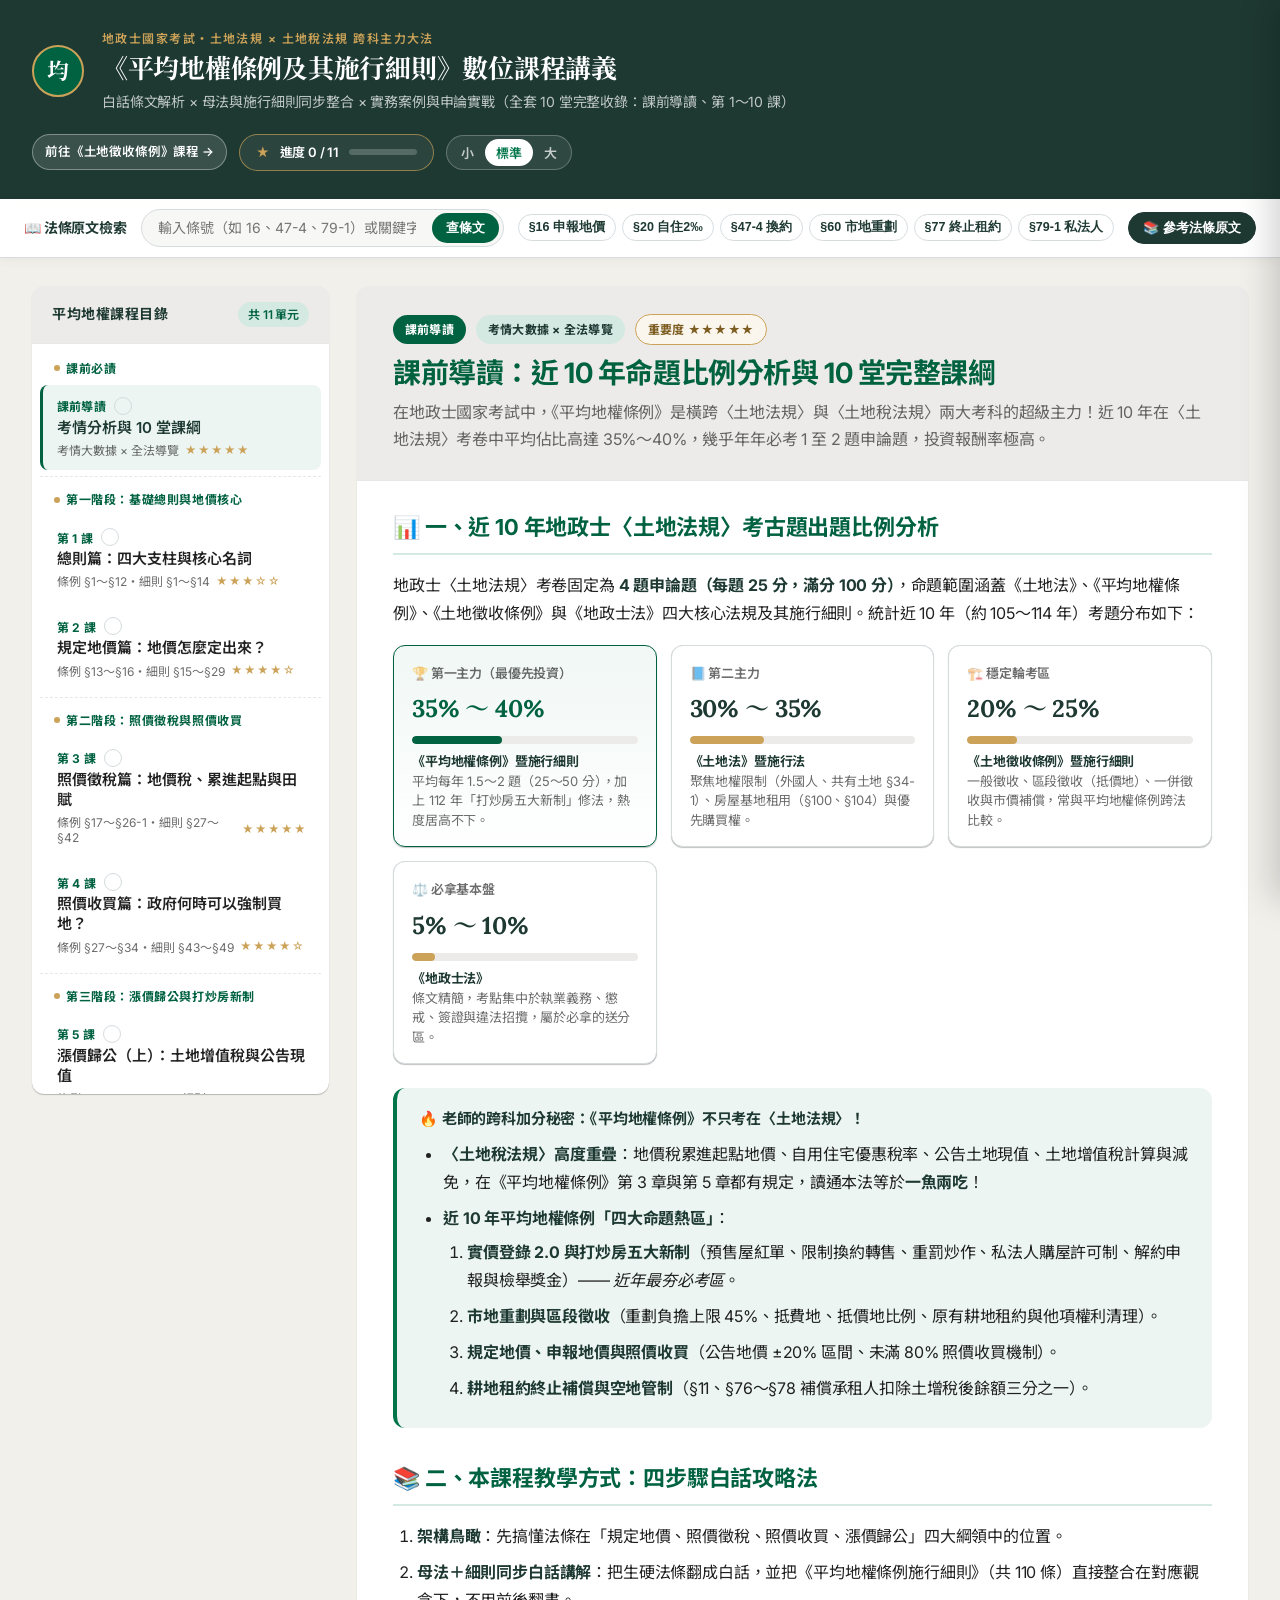
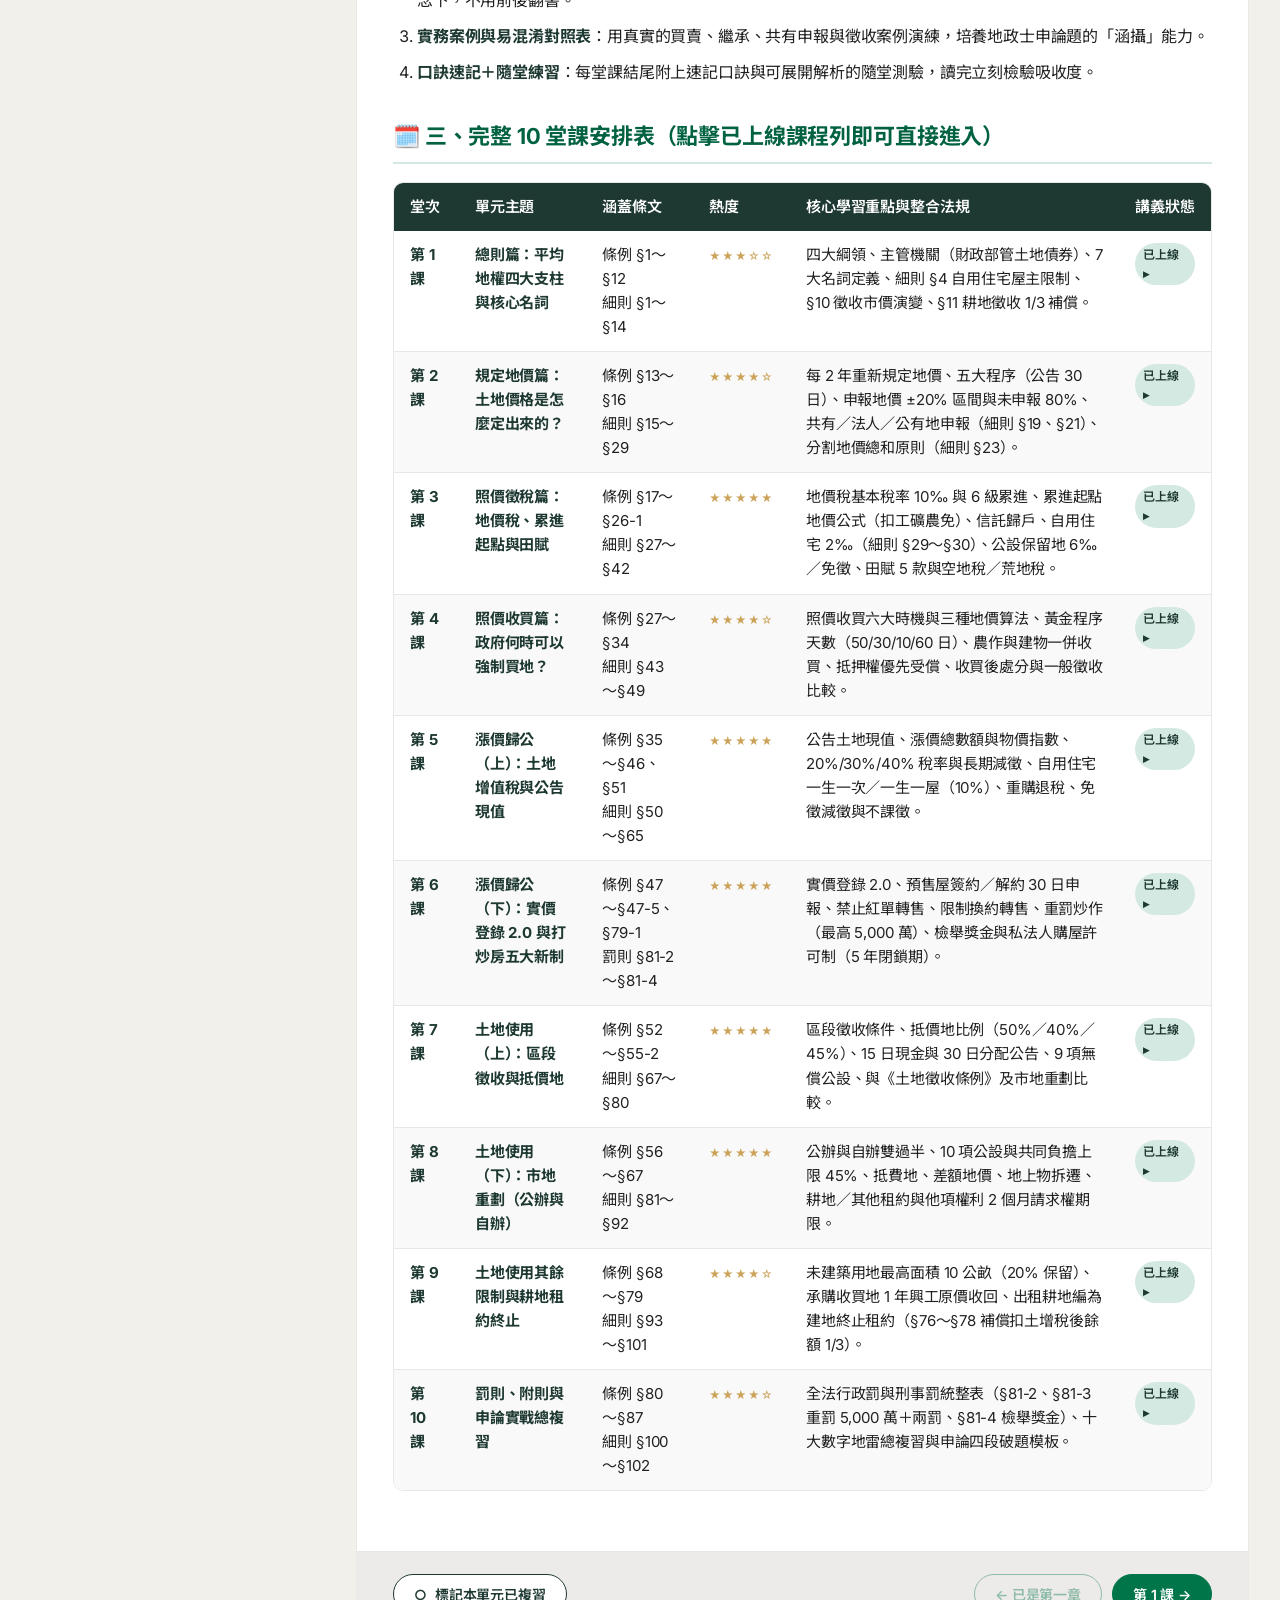
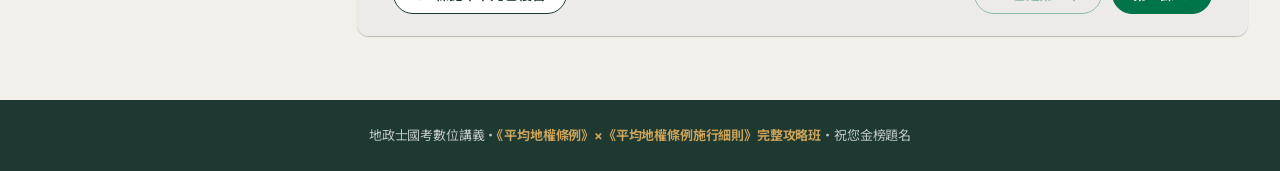
<file: index.html>
<!DOCTYPE html>
<html lang="zh-Hant">
<head>
  <meta charset="UTF-8" />
  <meta name="viewport" content="width=device-width, initial-scale=1.0" />
  <title>地政士國考《平均地權條例及其施行細則》完整數位課程講義</title>
  <link rel="preconnect" href="https://fonts.googleapis.com" />
  <link rel="preconnect" href="https://fonts.gstatic.com" crossorigin />
  <link href="https://fonts.googleapis.com/css2?family=Inter:wght@400;600;700&family=Lora:wght@600;700&family=Noto+Sans+TC:wght@400;500;700&family=Noto+Serif+TC:wght@600;700&display=swap" rel="stylesheet" />
  <link rel="stylesheet" href="styles.css" />
  <style>
    /* 補充：隨堂小練習可展開參考解析樣式 */
    .quiz-answer {
      margin-top: 10px;
      border-radius: 8px;
      background-color: var(--white);
      border: 1px solid var(--border-subtle);
      overflow: hidden;
    }
    .quiz-answer summary {
      cursor: pointer;
      padding: 8px 14px;
      font-size: 0.92em;
      font-weight: 600;
      color: var(--starbucks-green);
      background-color: var(--green-light-tint);
      list-style: none;
      display: flex;
      align-items: center;
      gap: 6px;
      user-select: none;
    }
    .quiz-answer summary::-webkit-details-marker {
      display: none;
    }
    .quiz-answer summary::before {
      content: "▸";
      display: inline-block;
      transition: transform 0.2s ease;
    }
    .quiz-answer[open] summary::before {
      transform: rotate(90deg);
    }
    .quiz-answer-body {
      padding: 12px 16px;
      font-size: 0.95em;
      border-top: 1px solid var(--hairline);
    }
    .quiz-answer-body p:first-child {
      margin-top: 0;
    }
    .quiz-answer-body p:last-child {
      margin-bottom: 0;
    }
    /* 近10年命題比例長條圖卡片 */
    .stat-grid {
      display: grid;
      grid-template-columns: repeat(auto-fit, minmax(220px, 1fr));
      gap: 14px;
      margin: 18px 0 24px;
    }
    .stat-card {
      background: var(--white);
      border: 1px solid var(--border-subtle);
      border-radius: var(--card-radius);
      padding: 16px 18px;
      box-shadow: var(--card-shadow);
    }
    .stat-card.highlight {
      border-color: var(--starbucks-green);
      background: linear-gradient(180deg, rgba(212, 233, 226, 0.35) 0%, #ffffff 100%);
    }
    .stat-label {
      font-size: 13px;
      font-weight: 600;
      color: var(--text-black-soft);
      margin-bottom: 4px;
    }
    .stat-value {
      font-family: var(--font-serif);
      font-size: 24px;
      font-weight: 700;
      color: var(--house-green);
      margin-bottom: 6px;
    }
    .stat-card.highlight .stat-value {
      color: var(--starbucks-green);
    }
    .stat-bar-bg {
      height: 8px;
      background: var(--ceramic);
      border-radius: 99px;
      overflow: hidden;
      margin-bottom: 8px;
    }
    .stat-bar-fill {
      height: 100%;
      background: var(--starbucks-green);
      border-radius: 99px;
    }
    .stat-card:not(.highlight) .stat-bar-fill {
      background: var(--gold);
    }
    .stat-desc {
      font-size: 13px;
      color: var(--text-black-soft);
      line-height: 1.5;
    }
    /* 尚未上線單元淡化提示 */
    .syllabus-row-pending {
      opacity: 0.72;
    }
    .status-pill-ready {
      display: inline-block;
      padding: 2px 8px;
      border-radius: 99px;
      font-size: 12px;
      font-weight: 600;
      background: var(--green-light);
      color: var(--house-green);
    }
    .status-pill-pending {
      display: inline-block;
      padding: 2px 8px;
      border-radius: 99px;
      font-size: 12px;
      font-weight: 600;
      background: var(--ceramic);
      color: var(--text-black-soft);
    }
    .course-switch-link {
      display: inline-flex;
      align-items: center;
      gap: 4px;
      padding: 6px 12px;
      border-radius: 999px;
      border: 1px solid rgba(255, 255, 255, 0.35);
      background: rgba(255, 255, 255, 0.12);
      color: #fff;
      font-size: 12.5px;
      font-weight: 600;
      text-decoration: none;
      white-space: nowrap;
      transition: background 0.18s ease, border-color 0.18s ease;
    }
    .course-switch-link:hover {
      background: rgba(255, 255, 255, 0.24);
      border-color: rgba(255, 255, 255, 0.6);
    }

    /* =========================================================
       置頂法條原文檢索列（Sticky Top Bar）
       ========================================================= */
    .law-sticky-bar {
      position: sticky;
      top: 0;
      z-index: 95;
      background: rgba(255, 255, 255, 0.96);
      backdrop-filter: blur(10px);
      -webkit-backdrop-filter: blur(10px);
      border-bottom: 1px solid var(--border-subtle);
      box-shadow: 0 2px 10px rgba(30, 57, 50, 0.06);
    }
    .law-sticky-inner {
      max-width: 1320px;
      margin: 0 auto;
      padding: 10px 24px;
      display: flex;
      flex-wrap: wrap;
      align-items: center;
      gap: 10px 14px;
    }
    .law-sticky-label {
      display: inline-flex;
      align-items: center;
      gap: 6px;
      font-weight: 700;
      font-size: 14px;
      color: var(--house-green);
      white-space: nowrap;
    }
    .law-quick-form {
      display: flex;
      align-items: center;
      flex: 1 1 280px;
      max-width: 460px;
      background: var(--warm-neutral, #f7f7f5);
      border: 1.5px solid var(--border-subtle);
      border-radius: 999px;
      padding: 3px 4px 3px 14px;
      transition: border-color 0.2s ease, box-shadow 0.2s ease;
    }
    .law-quick-form:focus-within {
      border-color: var(--starbucks-green);
      background: var(--white);
      box-shadow: 0 0 0 3px rgba(0, 117, 74, 0.12);
    }
    .law-quick-input {
      flex: 1;
      min-width: 120px;
      border: none;
      background: transparent;
      font-size: 14px;
      color: var(--text-black);
      outline: none;
      font-family: inherit;
    }
    .law-quick-submit {
      border: none;
      border-radius: 999px;
      background: var(--starbucks-green);
      color: #fff;
      font-size: 13px;
      font-weight: 600;
      padding: 6px 14px;
      cursor: pointer;
      white-space: nowrap;
      transition: background 0.18s ease;
    }
    .law-quick-submit:hover {
      background: var(--house-green);
    }
    .law-quick-chips {
      display: flex;
      align-items: center;
      gap: 6px;
      flex-wrap: wrap;
    }
    .law-chip-btn {
      border: 1px solid var(--border-subtle);
      background: var(--white);
      color: var(--house-green);
      border-radius: 999px;
      padding: 4px 10px;
      font-size: 12.5px;
      font-weight: 600;
      cursor: pointer;
      transition: all 0.16s ease;
      white-space: nowrap;
    }
    .law-chip-btn:hover {
      border-color: var(--starbucks-green);
      background: var(--green-light-tint);
      color: var(--starbucks-green);
    }
    .law-open-all-btn {
      margin-left: auto;
      border: 1.5px solid var(--house-green);
      background: var(--house-green);
      color: #fff;
      border-radius: 999px;
      padding: 6px 14px;
      font-size: 13px;
      font-weight: 600;
      cursor: pointer;
      display: inline-flex;
      align-items: center;
      gap: 6px;
      white-space: nowrap;
      transition: background 0.18s ease;
    }
    .law-open-all-btn:hover {
      background: var(--starbucks-green);
      border-color: var(--starbucks-green);
    }

    /* =========================================================
       右側滑出式法條原文檢索抽屜（Drawer）
       ========================================================= */
    .law-drawer-backdrop {
      position: fixed;
      inset: 0;
      background: rgba(15, 29, 25, 0.45);
      z-index: 998;
      opacity: 0;
      pointer-events: none;
      transition: opacity 0.24s ease;
    }
    .law-drawer-backdrop.open {
      opacity: 1;
      pointer-events: auto;
    }
    .law-drawer {
      position: fixed;
      top: 0;
      right: 0;
      bottom: 0;
      width: min(680px, 100vw);
      background: #f9f9f7;
      z-index: 999;
      box-shadow: -8px 0 32px rgba(0, 0, 0, 0.18);
      display: flex;
      flex-direction: column;
      transform: translateX(100%);
      transition: transform 0.26s cubic-bezier(0.22, 1, 0.36, 1);
    }
    .law-drawer.open {
      transform: translateX(0);
    }
    .law-drawer-header {
      background: var(--house-green);
      color: #fff;
      padding: 16px 20px;
      display: flex;
      align-items: center;
      justify-content: space-between;
      gap: 12px;
    }
    .law-drawer-title {
      margin: 0;
      font-size: 18px;
      font-family: var(--font-serif);
      line-height: 1.3;
    }
    .law-drawer-sub {
      margin: 3px 0 0;
      font-size: 12px;
      color: rgba(255, 255, 255, 0.8);
    }
    .law-drawer-close {
      border: 1px solid rgba(255, 255, 255, 0.35);
      background: rgba(255, 255, 255, 0.12);
      color: #fff;
      width: 34px;
      height: 34px;
      border-radius: 50%;
      font-size: 18px;
      cursor: pointer;
      display: inline-flex;
      align-items: center;
      justify-content: center;
      flex-shrink: 0;
    }
    .law-drawer-close:hover {
      background: rgba(255, 255, 255, 0.25);
    }
    .law-drawer-controls {
      padding: 14px 20px 12px;
      background: var(--white);
      border-bottom: 1px solid var(--border-subtle);
      display: flex;
      flex-direction: column;
      gap: 10px;
    }
    .law-search-row {
      display: flex;
      gap: 8px;
    }
    .law-drawer-input {
      flex: 1;
      border: 1.5px solid var(--border-subtle);
      border-radius: 10px;
      padding: 9px 14px;
      font-size: 14.5px;
      font-family: inherit;
      outline: none;
    }
    .law-drawer-input:focus {
      border-color: var(--starbucks-green);
      box-shadow: 0 0 0 3px rgba(0, 117, 74, 0.12);
    }
    .law-clear-btn {
      border: 1px solid var(--border-subtle);
      background: var(--white);
      color: var(--text-black-soft);
      border-radius: 10px;
      padding: 0 12px;
      font-size: 13px;
      font-weight: 600;
      cursor: pointer;
    }
    .law-clear-btn:hover {
      background: var(--ceramic);
    }
    .law-filter-row {
      display: flex;
      flex-wrap: wrap;
      align-items: center;
      gap: 8px;
    }
    .law-tab-group {
      display: inline-flex;
      background: var(--ceramic);
      border-radius: 999px;
      padding: 3px;
      gap: 2px;
    }
    .law-tab-btn {
      border: none;
      background: transparent;
      color: var(--text-black-soft);
      font-size: 12.5px;
      font-weight: 600;
      padding: 5px 11px;
      border-radius: 999px;
      cursor: pointer;
    }
    .law-tab-btn.active {
      background: var(--starbucks-green);
      color: #fff;
    }
    .law-chapter-select {
      flex: 1;
      min-width: 160px;
      border: 1px solid var(--border-subtle);
      border-radius: 8px;
      padding: 6px 10px;
      font-size: 13px;
      background: var(--white);
      color: var(--text-black);
      font-family: inherit;
    }
    .law-result-bar {
      padding: 8px 20px;
      font-size: 12.5px;
      color: var(--text-black-soft);
      background: #f2f4f2;
      border-bottom: 1px solid var(--hairline);
      display: flex;
      justify-content: space-between;
      align-items: center;
    }
    .law-drawer-body {
      flex: 1;
      overflow-y: auto;
      padding: 14px 20px 28px;
      display: flex;
      flex-direction: column;
      gap: 12px;
    }
    .law-article-card {
      background: var(--white);
      border: 1px solid var(--border-subtle);
      border-radius: 12px;
      padding: 14px 16px;
      box-shadow: 0 1px 4px rgba(0, 0, 0, 0.04);
    }
    .law-article-head {
      display: flex;
      align-items: center;
      justify-content: space-between;
      gap: 8px;
      margin-bottom: 8px;
      flex-wrap: wrap;
    }
    .law-article-meta {
      display: flex;
      align-items: center;
      gap: 8px;
      flex-wrap: wrap;
    }
    .law-badge-act {
      display: inline-block;
      padding: 2px 8px;
      border-radius: 6px;
      font-size: 11.5px;
      font-weight: 700;
      background: var(--green-light);
      color: var(--house-green);
    }
    .law-badge-rules {
      display: inline-block;
      padding: 2px 8px;
      border-radius: 6px;
      font-size: 11.5px;
      font-weight: 700;
      background: #f5ebd6;
      color: #7c5611;
    }
    .law-article-no {
      font-weight: 700;
      font-size: 15.5px;
      color: var(--house-green);
    }
    .law-article-chapter {
      font-size: 12px;
      color: var(--text-black-soft);
    }
    .law-copy-btn {
      border: 1px solid var(--border-subtle);
      background: var(--white);
      color: var(--text-black-soft);
      border-radius: 6px;
      padding: 3px 9px;
      font-size: 12px;
      cursor: pointer;
    }
    .law-copy-btn:hover {
      border-color: var(--starbucks-green);
      color: var(--starbucks-green);
    }
    .law-article-text {
      margin: 0;
      font-size: 14.5px;
      line-height: 1.75;
      color: var(--text-black);
      white-space: pre-line;
    }
    .law-hl {
      background: #fff2a8;
      color: #1e3932;
      padding: 0 2px;
      border-radius: 3px;
      font-weight: 600;
    }
    .law-empty-state {
      text-align: center;
      padding: 36px 16px;
      color: var(--text-black-soft);
      font-size: 14.5px;
    }
    @media (max-width: 768px) {
      .law-sticky-inner {
        padding: 8px 14px;
      }
      .law-quick-chips {
        display: none;
      }
      .law-open-all-btn {
        margin-left: 0;
      }
    }
  </style>
</head>
<body>
  <!-- 上方標題區（House Green #1E3932） -->
  <header class="site-header" id="top">
    <div class="header-inner">
      <div class="brand-group">
        <div class="brand-emblem" id="brandEmblem" aria-hidden="true">均</div>
        <div class="header-titles">
          <span class="header-kicker" id="headerKicker">地政士國家考試・土地法規 × 土地稅法規 跨科主力大法</span>
          <h1 class="site-title" id="siteTitle">《平均地權條例及其施行細則》數位課程講義</h1>
          <p class="site-subtitle" id="siteSubtitle">白話條文解析 × 母法與施行細則同步整合 × 實務案例與申論實戰（全套 10 堂完整收錄：課前導讀、第 1～10 課）</p>
        </div>
      </div>

      <div class="header-controls">
        <a href="土地徵收條例/index.html" class="course-switch-link" title="切換至《土地徵收條例及其施行細則》數位課程講義">前往《土地徵收條例》課程 →</a>

        <div class="progress-pill" title="已複習單元進度">
          <span class="star-icon" aria-hidden="true">★</span>
          <span id="progressText">進度 0 / 3</span>
          <div class="progress-bar-mini" aria-hidden="true">
            <div class="progress-bar-mini-fill" id="progressBarFill"></div>
          </div>
        </div>

        <div class="font-controls" role="group" aria-label="字體大小調整">
          <button type="button" class="font-btn" data-size="15px">小</button>
          <button type="button" class="font-btn active" data-size="16px">標準</button>
          <button type="button" class="font-btn" data-size="18px">大</button>
        </div>

        <button type="button" class="mobile-nav-toggle" id="mobileNavToggle" aria-expanded="false" aria-controls="chapterSidebar">
          ☰ 章節目錄
        </button>
      </div>
    </div>
  </header>

  <!-- 置頂常駐：法條原文快速檢索列（捲動時永遠停駐頂端，隨時點選參考法條原文） -->
  <nav class="law-sticky-bar" aria-label="法條原文快速檢索">
    <div class="law-sticky-inner">
      <span class="law-sticky-label">📖 法條原文檢索</span>
      <form class="law-quick-form" id="lawQuickForm">
        <input
          type="search"
          class="law-quick-input"
          id="lawQuickInput"
          placeholder="輸入條號（如 16、47-4、79-1）或關鍵字（如 抵價地、空地稅）…"
          aria-label="搜尋平均地權條例或施行細則法條"
        />
        <button type="submit" class="law-quick-submit">查條文</button>
      </form>
      <div class="law-quick-chips" aria-label="常用法條快選">
        <button type="button" class="law-chip-btn" data-law-jump="act:16">§16 申報地價</button>
        <button type="button" class="law-chip-btn" data-law-jump="act:20">§20 自住2‰</button>
        <button type="button" class="law-chip-btn" data-law-jump="act:47-4">§47-4 換約</button>
        <button type="button" class="law-chip-btn" data-law-jump="act:60">§60 市地重劃</button>
        <button type="button" class="law-chip-btn" data-law-jump="act:77">§77 終止租約</button>
        <button type="button" class="law-chip-btn" data-law-jump="act:79-1">§79-1 私法人</button>
      </div>
      <button type="button" class="law-open-all-btn" id="openLawDrawerBtn">
        <span>📚 參考法條原文</span>
      </button>
    </div>
  </nav>

  <!-- 右側滑出式：法條原文檢索抽屜 -->
  <div class="law-drawer-backdrop" id="lawDrawerBackdrop" aria-hidden="true"></div>
  <aside class="law-drawer" id="lawDrawer" role="dialog" aria-modal="true" aria-labelledby="lawDrawerTitle" aria-hidden="true">
    <div class="law-drawer-header">
      <div>
        <h2 class="law-drawer-title" id="lawDrawerTitle">📖 法條原文即時檢索</h2>
        <p class="law-drawer-sub" id="lawDrawerSub">收錄《平均地權條例》暨《平均地權條例施行細則》官方現行全文（離線可查）</p>
      </div>
      <button type="button" class="law-drawer-close" id="closeLawDrawerBtn" aria-label="關閉法條檢索">✕</button>
    </div>

    <div class="law-drawer-controls">
      <div class="law-search-row">
        <input
          type="search"
          class="law-drawer-input"
          id="lawDrawerInput"
          placeholder="輸入條號（如 47-4、細則27）或多個關鍵字（以空白分隔）…"
          aria-label="即時檢索法條原文"
        />
        <button type="button" class="law-clear-btn" id="lawClearBtn">清除</button>
      </div>
      <div class="law-filter-row">
        <div class="law-tab-group" role="tablist" aria-label="篩選法規">
          <button type="button" class="law-tab-btn active" data-law-filter="all" role="tab" aria-selected="true">全部</button>
          <button type="button" class="law-tab-btn" data-law-filter="act" role="tab" aria-selected="false">平均地權條例</button>
          <button type="button" class="law-tab-btn" data-law-filter="rules" role="tab" aria-selected="false">施行細則</button>
        </div>
        <select class="law-chapter-select" id="lawChapterSelect" aria-label="依章節篩選">
          <option value="">全部章節</option>
        </select>
      </div>
    </div>

    <div class="law-result-bar">
      <span id="lawResultCount">載入法條中…</span>
      <span>按 ESC 可快速關閉</span>
    </div>

    <div class="law-drawer-body" id="lawDrawerBody"></div>
  </aside>

  <!-- 下方雙欄區：左側章節目錄 (1) : 右側課程內容 (3) -->
  <div class="workspace-container">
    <!-- 左側欄位 (1fr)：各章節標題 -->
    <aside class="sidebar" id="chapterSidebar" aria-label="課程章節目錄">
      <div class="sidebar-header">
        <h2 class="sidebar-title" id="sidebarTitle">平均地權課程目錄</h2>
        <span class="sidebar-count" id="sidebarCount">共 3 單元</span>
      </div>
      <ul class="chapter-list" id="chapterList"></ul>
    </aside>

    <!-- 右側欄位 (3fr)：課程內容 -->
    <main class="content-column" id="mainContent">
      <article class="lesson-card" aria-live="polite">
        <div class="lesson-banner">
          <div class="lesson-banner-meta">
            <span class="pill-tag pill-tag-green" id="lessonBadge">課前導讀</span>
            <span class="pill-tag pill-tag-mint" id="lessonArticles">考情分析與 10 堂課綱</span>
            <span class="pill-tag pill-tag-gold" id="lessonImportance">重要度 ★★★★★</span>
          </div>
          <h2 class="lesson-title" id="lessonTitle">載入中…</h2>
          <p class="lesson-lead" id="lessonLead"></p>
        </div>

        <div class="lesson-body" id="lessonBody"></div>

        <div class="lesson-footer">
          <button type="button" class="btn-pill btn-complete" id="toggleCompleteBtn">
            <span id="completeIcon">○</span>
            <span id="completeLabel">標記本單元已複習</span>
          </button>

          <div class="nav-btn-group">
            <button type="button" class="btn-pill btn-outlined" id="prevBtn">← 上一章</button>
            <button type="button" class="btn-pill btn-primary" id="nextBtn">下一章 →</button>
          </div>
        </div>
      </article>
    </main>
  </div>

  <!-- Starbucks Signature Floating "Frap" Circular Button (Back to Top) -->
  <button type="button" class="frap-btn" id="backToTopBtn" title="回到頂端" aria-label="回到頁面頂端">
    ↑
  </button>

  <!-- 頁尾（House Green Bookend） -->
  <footer class="site-footer">
    地政士國考數位講義・<strong>《平均地權條例》×《平均地權條例施行細則》完整攻略班</strong>・祝您金榜題名
  </footer>

  <!-- 課程模組化載入（後續第 3～10 課可依序擴充 lessons-part2.js 等） -->
  <script>
    window.EQUALIZATION_LESSONS = [];
  </script>
  <script src="lessons-part1.js"></script>
  <script src="lessons-part2.js"></script>
  <script src="lessons-part3.js"></script>
  <script src="lessons-part4.js"></script>
  <script src="lessons-part5.js"></script>
  <script src="laws-data.js"></script>

  <script>
    (function () {
      const STORAGE_COMPLETED_KEY = "equalization_land_completed_v1";
      const STORAGE_FONT_KEY = "equalization_land_font_size_v1";
      const lessons = window.EQUALIZATION_LESSONS || [];

      const sidebarCountEl = document.getElementById("sidebarCount");
      const chapterListEl = document.getElementById("chapterList");
      const lessonBadgeEl = document.getElementById("lessonBadge");
      const lessonArticlesEl = document.getElementById("lessonArticles");
      const lessonImportanceEl = document.getElementById("lessonImportance");
      const lessonTitleEl = document.getElementById("lessonTitle");
      const lessonLeadEl = document.getElementById("lessonLead");
      const lessonBodyEl = document.getElementById("lessonBody");
      const prevBtn = document.getElementById("prevBtn");
      const nextBtn = document.getElementById("nextBtn");
      const toggleCompleteBtn = document.getElementById("toggleCompleteBtn");
      const completeIconEl = document.getElementById("completeIcon");
      const completeLabelEl = document.getElementById("completeLabel");
      const progressTextEl = document.getElementById("progressText");
      const progressBarFillEl = document.getElementById("progressBarFill");
      const mobileNavToggle = document.getElementById("mobileNavToggle");
      const sidebarEl = document.getElementById("chapterSidebar");
      const backToTopBtn = document.getElementById("backToTopBtn");
      const fontButtons = document.querySelectorAll(".font-btn");

      let currentIndex = 0;
      const completedSet = loadCompleted();

      function loadCompleted() {
        try {
          const raw = localStorage.getItem(STORAGE_COMPLETED_KEY);
          return new Set(raw ? JSON.parse(raw) : []);
        } catch (e) {
          return new Set();
        }
      }

      function saveCompleted() {
        try {
          localStorage.setItem(STORAGE_COMPLETED_KEY, JSON.stringify(Array.from(completedSet)));
        } catch (e) {}
      }

      function updateProgressUI() {
        const validIds = new Set(lessons.map((l) => l.id));
        const doneCount = Array.from(completedSet).filter((id) => validIds.has(id)).length;
        const total = lessons.length;
        sidebarCountEl.textContent = `共 ${total} 單元`;
        progressTextEl.textContent = `進度 ${doneCount} / ${total}`;
        const pct = total > 0 ? Math.round((doneCount / total) * 100) : 0;
        progressBarFillEl.style.width = `${pct}%`;
      }

      function renderSidebar() {
        chapterListEl.innerHTML = "";
        let lastGroup = null;

        lessons.forEach((lesson, index) => {
          if (lesson.group && lesson.group !== lastGroup) {
            const groupLi = document.createElement("li");
            groupLi.className = "chapter-group-header";
            groupLi.textContent = lesson.group;
            chapterListEl.appendChild(groupLi);
            lastGroup = lesson.group;
          }

          const li = document.createElement("li");
          li.className = "chapter-item";

          const btn = document.createElement("button");
          btn.type = "button";
          btn.className = "chapter-btn";
          if (index === currentIndex) btn.classList.add("active");
          if (completedSet.has(lesson.id)) btn.classList.add("completed");
          btn.setAttribute("aria-current", index === currentIndex ? "page" : "false");

          btn.innerHTML = `
            <div class="chapter-btn-top">
              <span class="chapter-badge">${lesson.badge}</span>
              <span class="chapter-status-dot" aria-hidden="true">✓</span>
            </div>
            <div class="chapter-name">${lesson.shortTitle}</div>
            <div class="chapter-meta">
              <span>${lesson.articles}</span>
              <span class="chapter-stars">${lesson.importance}</span>
            </div>
          `;

          btn.addEventListener("click", () => {
            selectLesson(index, true);
            sidebarEl.classList.remove("mobile-open");
            mobileNavToggle.setAttribute("aria-expanded", "false");
          });

          li.appendChild(btn);
          chapterListEl.appendChild(li);
        });
      }

      function updateCompleteButton() {
        const currentLesson = lessons[currentIndex];
        if (!currentLesson) return;
        const isDone = completedSet.has(currentLesson.id);
        toggleCompleteBtn.classList.toggle("is-done", isDone);
        completeIconEl.textContent = isDone ? "✓" : "○";
        completeLabelEl.textContent = isDone ? "已完成本單元複習" : "標記本單元已複習";
      }

      function selectLesson(index, shouldScroll) {
        if (index < 0 || index >= lessons.length) return;
        currentIndex = index;
        const lesson = lessons[index];

        lessonBadgeEl.textContent = lesson.badge;
        lessonArticlesEl.textContent = lesson.articles;
        lessonImportanceEl.textContent = `重要度 ${lesson.importance}`;
        lessonTitleEl.textContent = lesson.title;
        lessonLeadEl.textContent = lesson.lead;
        lessonBodyEl.innerHTML = lesson.content;

        // 課綱表格點擊跳轉
        lessonBodyEl.querySelectorAll("[data-jump]").forEach((row) => {
          row.addEventListener("click", () => {
            const targetId = row.getAttribute("data-jump");
            const targetIdx = lessons.findIndex((l) => l.id === targetId);
            if (targetIdx !== -1) selectLesson(targetIdx, true);
          });
        });

        prevBtn.disabled = index === 0;
        nextBtn.disabled = index === lessons.length - 1;
        prevBtn.textContent = index > 0 ? `← ${lessons[index - 1].badge}` : "← 已是第一章";
        nextBtn.textContent = index < lessons.length - 1 ? `${lessons[index + 1].badge} →` : "已到目前最終章 ✓";

        if (window.location.hash !== `#${lesson.id}`) {
          history.replaceState(null, "", `#${lesson.id}`);
        }

        renderSidebar();
        updateCompleteButton();
        updateProgressUI();

        if (shouldScroll) {
          window.scrollTo({ top: 0, behavior: "smooth" });
        }
      }

      prevBtn.addEventListener("click", () => selectLesson(currentIndex - 1, true));
      nextBtn.addEventListener("click", () => selectLesson(currentIndex + 1, true));

      toggleCompleteBtn.addEventListener("click", () => {
        const currentLesson = lessons[currentIndex];
        if (!currentLesson) return;
        if (completedSet.has(currentLesson.id)) {
          completedSet.delete(currentLesson.id);
        } else {
          completedSet.add(currentLesson.id);
        }
        saveCompleted();
        renderSidebar();
        updateCompleteButton();
        updateProgressUI();
      });

      mobileNavToggle.addEventListener("click", () => {
        const isOpen = sidebarEl.classList.toggle("mobile-open");
        mobileNavToggle.setAttribute("aria-expanded", String(isOpen));
      });

      function applyFontSize(size) {
        document.documentElement.style.setProperty("--reader-font-size", size);
        fontButtons.forEach((b) => b.classList.toggle("active", b.dataset.size === size));
        try {
          localStorage.setItem(STORAGE_FONT_KEY, size);
        } catch (e) {}
      }

      fontButtons.forEach((btn) => {
        btn.addEventListener("click", () => applyFontSize(btn.dataset.size));
      });

      try {
        const savedFont = localStorage.getItem(STORAGE_FONT_KEY);
        if (savedFont) applyFontSize(savedFont);
      } catch (e) {}

      window.addEventListener("scroll", () => {
        backToTopBtn.classList.toggle("visible", window.scrollY > 260);
      });

      backToTopBtn.addEventListener("click", () => {
        window.scrollTo({ top: 0, behavior: "smooth" });
      });

      window.addEventListener("hashchange", () => {
        const hashId = window.location.hash.replace("#", "");
        const idx = lessons.findIndex((l) => l.id === hashId);
        if (idx !== -1 && idx !== currentIndex) {
          selectLesson(idx, true);
        }
      });

      const initialHash = window.location.hash.replace("#", "");
      const initialIdx = lessons.findIndex((l) => l.id === initialHash);
      selectLesson(initialIdx !== -1 ? initialIdx : 0, false);

      // =====================================================================
      // 置頂法條原文檢索功能（平均地權條例 113 條 ＋ 施行細則 110 條）
      // =====================================================================
      const lawData = window.EQUALIZATION_LAWS || { meta: {}, articles: [] };
      const allArticles = lawData.articles || [];

      const lawQuickForm = document.getElementById("lawQuickForm");
      const lawQuickInput = document.getElementById("lawQuickInput");
      const openLawDrawerBtn = document.getElementById("openLawDrawerBtn");
      const lawDrawer = document.getElementById("lawDrawer");
      const lawDrawerBackdrop = document.getElementById("lawDrawerBackdrop");
      const closeLawDrawerBtn = document.getElementById("closeLawDrawerBtn");
      const lawDrawerSub = document.getElementById("lawDrawerSub");
      const lawDrawerInput = document.getElementById("lawDrawerInput");
      const lawClearBtn = document.getElementById("lawClearBtn");
      const lawTabBtns = document.querySelectorAll(".law-tab-btn");
      const lawChapterSelect = document.getElementById("lawChapterSelect");
      const lawResultCount = document.getElementById("lawResultCount");
      const lawDrawerBody = document.getElementById("lawDrawerBody");
      const lawChipBtns = document.querySelectorAll("[data-law-jump]");

      let activeLawFilter = "all";
      let activeChapter = "";

      if (lawData.meta && lawData.meta.act && lawData.meta.rules) {
        lawDrawerSub.textContent =
          `平均地權條例（${lawData.meta.act.updated}修正・${lawData.meta.act.count}條）× 施行細則（${lawData.meta.rules.updated}修正・${lawData.meta.rules.count}條）`;
      }

      function escapeHtml(str) {
        return String(str)
          .replace(/&/g, "&amp;")
          .replace(/</g, "&lt;")
          .replace(/>/g, "&gt;")
          .replace(/"/g, "&quot;");
      }

      function escapeRegExp(str) {
        return str.replace(/[.*+?^${}()|[\]\\]/g, "\\$&");
      }

      function normalizeArticleQuery(raw) {
        return raw
          .trim()
          .replace(/^§\s*/g, "")
          .replace(/之/g, "-")
          .replace(/^第\s*/g, "")
          .replace(/\s*條$/g, "")
          .trim();
      }

      function populateChapters() {
        const set = new Set();
        allArticles.forEach((a) => {
          if (activeLawFilter === "all" || a.law === activeLawFilter) {
            if (a.chapter) set.add(a.chapter);
          }
        });
        const prev = activeChapter;
        lawChapterSelect.innerHTML = '<option value="">全部章節</option>';
        Array.from(set).forEach((ch) => {
          const opt = document.createElement("option");
          opt.value = ch;
          opt.textContent = ch;
          if (ch === prev) opt.selected = true;
          lawChapterSelect.appendChild(opt);
        });
        if (!set.has(activeChapter)) activeChapter = "";
      }

      function highlightText(text, terms) {
        let html = escapeHtml(text);
        const validTerms = terms.filter((t) => t.length > 0);
        if (!validTerms.length) return html;
        const pattern = new RegExp(`(${validTerms.map(escapeRegExp).join("|")})`, "gi");
        return html.replace(pattern, '<mark class="law-hl">$1</mark>');
      }

      function renderLawResults() {
        const rawQuery = lawDrawerInput.value.trim();
        let query = rawQuery;
        let forceLaw = activeLawFilter;

        // 支援使用者輸入「細則27」或「細則 27」直接篩選施行細則
        if (/^細則\s*/.test(query)) {
          forceLaw = "rules";
          query = query.replace(/^細則\s*/, "").trim();
        } else if (/^(?:條例|母法)\s*/.test(query)) {
          forceLaw = "act";
          query = query.replace(/^(?:條例|母法)\s*/, "").trim();
        }

        const normNo = normalizeArticleQuery(query);
        const isPureNumberQuery = /^[0-9]+(?:-[0-9]+)?$/.test(normNo);
        const keywords = query ? query.split(/\s+/).filter(Boolean) : [];

        const matched = allArticles.filter((a) => {
          if (forceLaw !== "all" && a.law !== forceLaw) return false;
          if (activeChapter && a.chapter !== activeChapter) return false;
          if (!query) return true;

          if (isPureNumberQuery) {
            return a.num === normNo || a.num.startsWith(normNo + "-");
          }

          const haystack = `${a.lawName} ${a.chapter} ${a.no} ${a.num} ${a.content}`.toLowerCase();
          return keywords.every((kw) => {
            const normKw = normalizeArticleQuery(kw).toLowerCase();
            return haystack.includes(kw.toLowerCase()) || (normKw && a.num.toLowerCase() === normKw);
          });
        });

        // 精準條號排最前面
        if (isPureNumberQuery) {
          matched.sort((a, b) => (a.num === normNo ? -1 : b.num === normNo ? 1 : 0));
        }

        lawResultCount.textContent = `找到 ${matched.length} 條法規原文（共收錄 ${allArticles.length} 條）`;

        if (matched.length === 0) {
          lawDrawerBody.innerHTML = `
            <div class="law-empty-state">
              找不到符合「<strong>${escapeHtml(rawQuery)}</strong>」的條文。<br />
              試試輸入條號（如 <code>16</code>、<code>47-4</code>、<code>細則27</code>）或簡短關鍵字（如 <code>抵價地</code>、<code>自用住宅</code>）。
            </div>
          `;
          return;
        }

        const hlTerms = isPureNumberQuery ? [] : keywords;
        const fragment = document.createDocumentFragment();

        matched.forEach((a) => {
          const card = document.createElement("article");
          card.className = "law-article-card";
          const badgeClass = a.law === "act" ? "law-badge-act" : "law-badge-rules";
          const attachTag = a.hasAttachment ? ' <span class="law-article-chapter">（本條有附件）</span>' : "";
          card.innerHTML = `
            <div class="law-article-head">
              <div class="law-article-meta">
                <span class="${badgeClass}">${escapeHtml(a.lawName)}</span>
                <span class="law-article-no">${escapeHtml(a.no)}</span>
                <span class="law-article-chapter">${escapeHtml(a.chapter)}</span>${attachTag}
              </div>
              <button type="button" class="law-copy-btn">複製條文</button>
            </div>
            <p class="law-article-text">${highlightText(a.content, hlTerms)}</p>
          `;

          const copyBtn = card.querySelector(".law-copy-btn");
          copyBtn.addEventListener("click", () => {
            const copyText = `【${a.lawName} ${a.no}】\n${a.content}`;
            if (navigator.clipboard && navigator.clipboard.writeText) {
              navigator.clipboard.writeText(copyText).then(() => {
                copyBtn.textContent = "已複製 ✓";
                setTimeout(() => (copyBtn.textContent = "複製條文"), 1400);
              });
            }
          });

          fragment.appendChild(card);
        });

        lawDrawerBody.innerHTML = "";
        lawDrawerBody.appendChild(fragment);
        lawDrawerBody.scrollTop = 0;
      }

      function setLawFilter(filter) {
        activeLawFilter = filter;
        lawTabBtns.forEach((btn) => {
          const isActive = btn.dataset.lawFilter === filter;
          btn.classList.toggle("active", isActive);
          btn.setAttribute("aria-selected", String(isActive));
        });
        populateChapters();
        renderLawResults();
      }

      function openLawDrawer(initialQuery, filter) {
        if (filter) {
          activeLawFilter = filter;
          lawTabBtns.forEach((btn) => {
            const isActive = btn.dataset.lawFilter === filter;
            btn.classList.toggle("active", isActive);
            btn.setAttribute("aria-selected", String(isActive));
          });
        }
        if (typeof initialQuery === "string") {
          lawDrawerInput.value = initialQuery;
          activeChapter = "";
        }
        populateChapters();
        renderLawResults();

        lawDrawer.classList.add("open");
        lawDrawerBackdrop.classList.add("open");
        lawDrawer.setAttribute("aria-hidden", "false");
        lawDrawerBackdrop.setAttribute("aria-hidden", "false");
        document.body.style.overflow = "hidden";
        setTimeout(() => lawDrawerInput.focus(), 180);
      }

      function closeLawDrawer() {
        lawDrawer.classList.remove("open");
        lawDrawerBackdrop.classList.remove("open");
        lawDrawer.setAttribute("aria-hidden", "true");
        lawDrawerBackdrop.setAttribute("aria-hidden", "true");
        document.body.style.overflow = "";
      }

      lawQuickForm.addEventListener("submit", (e) => {
        e.preventDefault();
        openLawDrawer(lawQuickInput.value.trim(), "all");
      });

      openLawDrawerBtn.addEventListener("click", () => {
        openLawDrawer(lawQuickInput.value.trim(), activeLawFilter);
      });

      lawChipBtns.forEach((btn) => {
        btn.addEventListener("click", () => {
          const [lawKey, num] = btn.dataset.lawJump.split(":");
          lawQuickInput.value = num;
          openLawDrawer(num, lawKey);
        });
      });

      closeLawDrawerBtn.addEventListener("click", closeLawDrawer);
      lawDrawerBackdrop.addEventListener("click", closeLawDrawer);

      lawDrawerInput.addEventListener("input", () => {
        lawQuickInput.value = lawDrawerInput.value;
        renderLawResults();
      });

      lawClearBtn.addEventListener("click", () => {
        lawDrawerInput.value = "";
        lawQuickInput.value = "";
        activeChapter = "";
        lawChapterSelect.value = "";
        renderLawResults();
        lawDrawerInput.focus();
      });

      lawTabBtns.forEach((btn) => {
        btn.addEventListener("click", () => setLawFilter(btn.dataset.lawFilter));
      });

      lawChapterSelect.addEventListener("change", () => {
        activeChapter = lawChapterSelect.value;
        renderLawResults();
      });

      document.addEventListener("keydown", (e) => {
        if (e.key === "Escape" && lawDrawer.classList.contains("open")) {
          closeLawDrawer();
        }
      });
    })();
  </script>
</body>
</html>
</file>
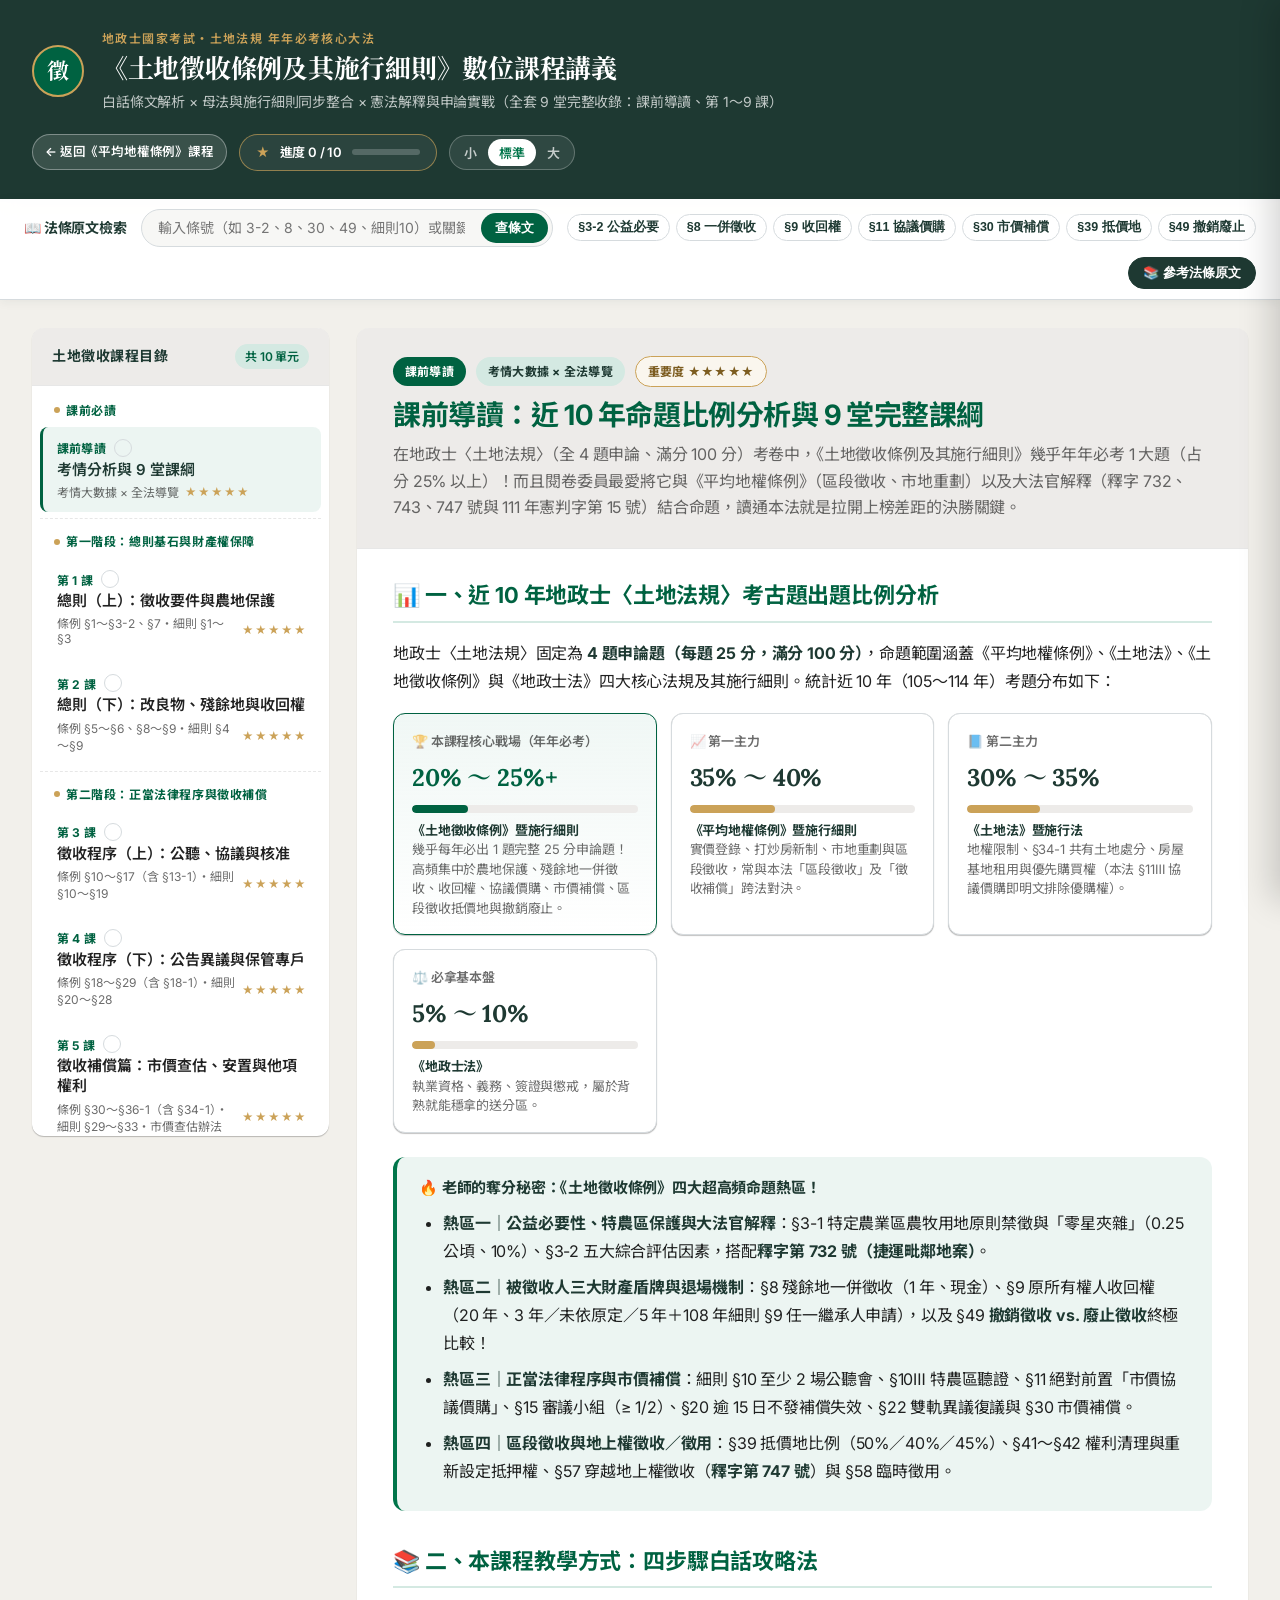
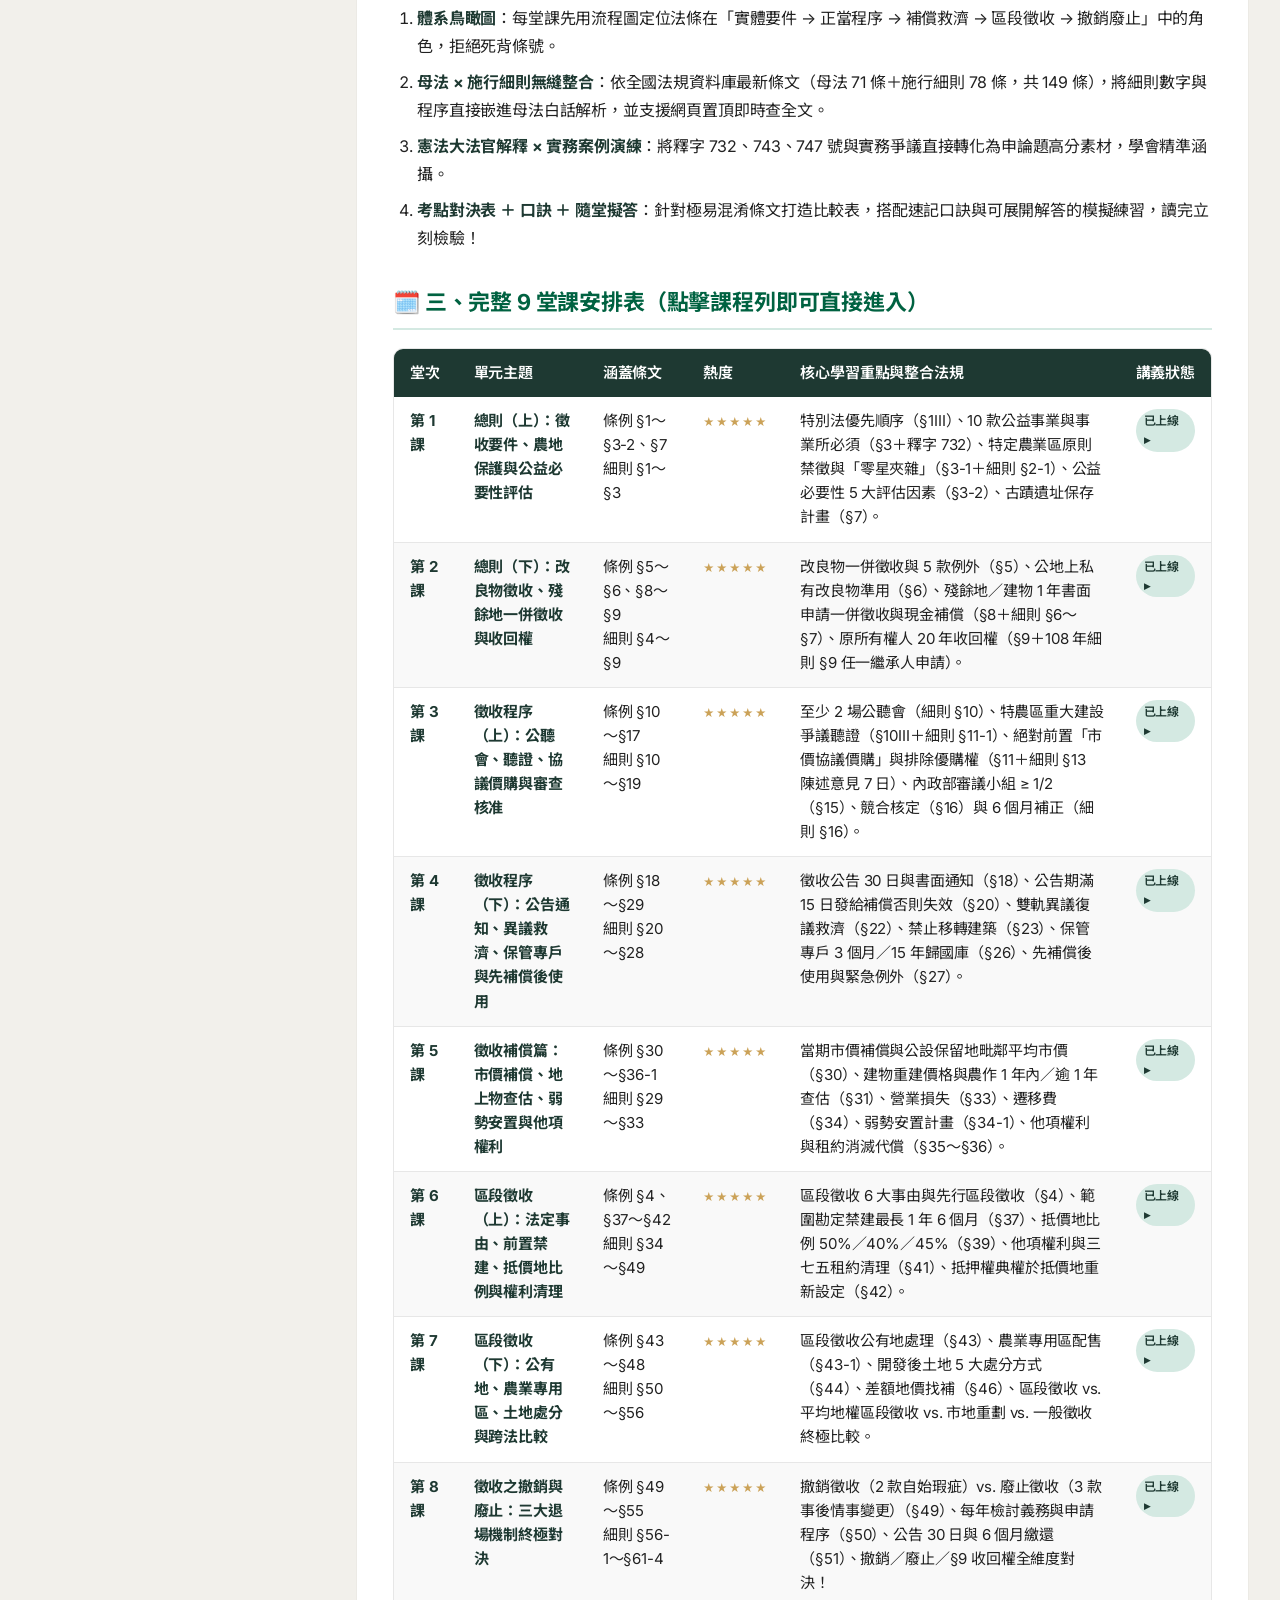
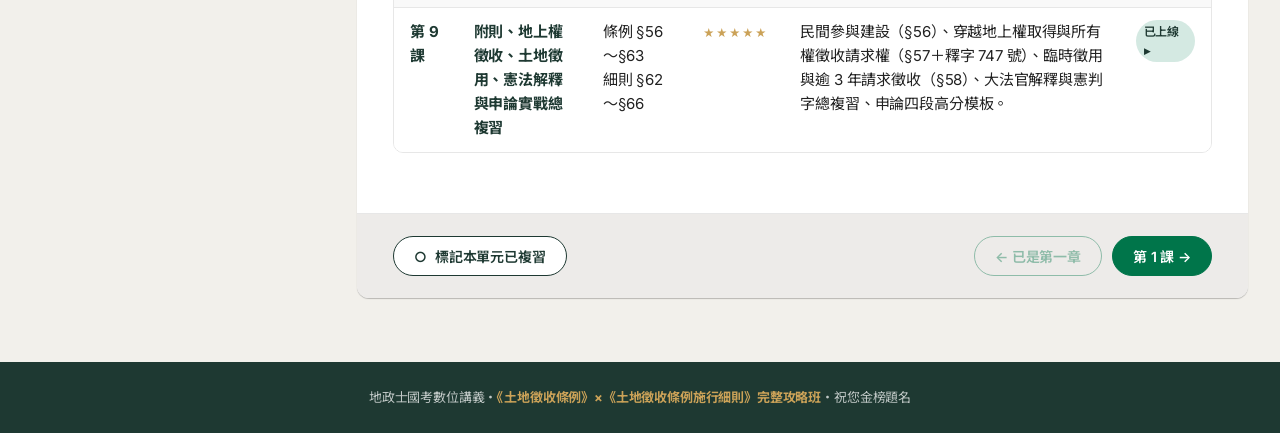
<file: 土地徵收條例/index.html>
<!DOCTYPE html>
<html lang="zh-Hant">
<head>
  <meta charset="UTF-8" />
  <meta name="viewport" content="width=device-width, initial-scale=1.0" />
  <title>地政士國考《土地徵收條例及其施行細則》完整數位課程講義</title>
  <link rel="preconnect" href="https://fonts.googleapis.com" />
  <link rel="preconnect" href="https://fonts.gstatic.com" crossorigin />
  <link href="https://fonts.googleapis.com/css2?family=Inter:wght@400;600;700&family=Lora:wght@600;700&family=Noto+Sans+TC:wght@400;500;700&family=Noto+Serif+TC:wght@600;700&display=swap" rel="stylesheet" />
  <link rel="stylesheet" href="styles.css" />
  <style>
    /* 補充：隨堂小練習可展開參考解析樣式 */
    .quiz-answer {
      margin-top: 10px;
      border-radius: 8px;
      background-color: var(--white);
      border: 1px solid var(--border-subtle);
      overflow: hidden;
    }
    .quiz-answer summary {
      cursor: pointer;
      padding: 8px 14px;
      font-size: 0.92em;
      font-weight: 600;
      color: var(--starbucks-green);
      background-color: var(--green-light-tint);
      list-style: none;
      display: flex;
      align-items: center;
      gap: 6px;
      user-select: none;
    }
    .quiz-answer summary::-webkit-details-marker {
      display: none;
    }
    .quiz-answer summary::before {
      content: "▸";
      display: inline-block;
      transition: transform 0.2s ease;
    }
    .quiz-answer[open] summary::before {
      transform: rotate(90deg);
    }
    .quiz-answer-body {
      padding: 12px 16px;
      font-size: 0.95em;
      border-top: 1px solid var(--hairline);
    }
    .quiz-answer-body p:first-child {
      margin-top: 0;
    }
    .quiz-answer-body p:last-child {
      margin-bottom: 0;
    }
    /* 近10年命題比例長條圖卡片 */
    .stat-grid {
      display: grid;
      grid-template-columns: repeat(auto-fit, minmax(220px, 1fr));
      gap: 14px;
      margin: 18px 0 24px;
    }
    .stat-card {
      background: var(--white);
      border: 1px solid var(--border-subtle);
      border-radius: var(--card-radius);
      padding: 16px 18px;
      box-shadow: var(--card-shadow);
    }
    .stat-card.highlight {
      border-color: var(--starbucks-green);
      background: linear-gradient(180deg, rgba(212, 233, 226, 0.35) 0%, #ffffff 100%);
    }
    .stat-label {
      font-size: 13px;
      font-weight: 600;
      color: var(--text-black-soft);
      margin-bottom: 4px;
    }
    .stat-value {
      font-family: var(--font-serif);
      font-size: 24px;
      font-weight: 700;
      color: var(--house-green);
      margin-bottom: 6px;
    }
    .stat-card.highlight .stat-value {
      color: var(--starbucks-green);
    }
    .stat-bar-bg {
      height: 8px;
      background: var(--ceramic);
      border-radius: 99px;
      overflow: hidden;
      margin-bottom: 8px;
    }
    .stat-bar-fill {
      height: 100%;
      background: var(--starbucks-green);
      border-radius: 99px;
    }
    .stat-card:not(.highlight) .stat-bar-fill {
      background: var(--gold);
    }
    .stat-desc {
      font-size: 13px;
      color: var(--text-black-soft);
      line-height: 1.5;
    }
    .status-pill-ready {
      display: inline-block;
      padding: 2px 8px;
      border-radius: 99px;
      font-size: 12px;
      font-weight: 600;
      background: var(--green-light);
      color: var(--house-green);
    }
    .course-switch-link {
      display: inline-flex;
      align-items: center;
      gap: 4px;
      padding: 6px 12px;
      border-radius: 999px;
      border: 1px solid rgba(255, 255, 255, 0.35);
      background: rgba(255, 255, 255, 0.12);
      color: #fff;
      font-size: 12.5px;
      font-weight: 600;
      text-decoration: none;
      white-space: nowrap;
      transition: background 0.18s ease, border-color 0.18s ease;
    }
    .course-switch-link:hover {
      background: rgba(255, 255, 255, 0.24);
      border-color: rgba(255, 255, 255, 0.6);
    }

    /* =========================================================
       置頂法條原文檢索列（Sticky Top Bar）
       ========================================================= */
    .law-sticky-bar {
      position: sticky;
      top: 0;
      z-index: 95;
      background: rgba(255, 255, 255, 0.96);
      backdrop-filter: blur(10px);
      -webkit-backdrop-filter: blur(10px);
      border-bottom: 1px solid var(--border-subtle);
      box-shadow: 0 2px 10px rgba(30, 57, 50, 0.06);
    }
    .law-sticky-inner {
      max-width: 1320px;
      margin: 0 auto;
      padding: 10px 24px;
      display: flex;
      flex-wrap: wrap;
      align-items: center;
      gap: 10px 14px;
    }
    .law-sticky-label {
      display: inline-flex;
      align-items: center;
      gap: 6px;
      font-weight: 700;
      font-size: 14px;
      color: var(--house-green);
      white-space: nowrap;
    }
    .law-quick-form {
      display: flex;
      align-items: center;
      flex: 1 1 260px;
      max-width: 440px;
      background: var(--warm-neutral, #f7f7f5);
      border: 1.5px solid var(--border-subtle);
      border-radius: 999px;
      padding: 3px 4px 3px 14px;
      transition: border-color 0.2s ease, box-shadow 0.2s ease;
    }
    .law-quick-form:focus-within {
      border-color: var(--starbucks-green);
      background: var(--white);
      box-shadow: 0 0 0 3px rgba(0, 117, 74, 0.12);
    }
    .law-quick-input {
      flex: 1;
      min-width: 120px;
      border: none;
      background: transparent;
      font-size: 14px;
      color: var(--text-black);
      outline: none;
      font-family: inherit;
    }
    .law-quick-submit {
      border: none;
      border-radius: 999px;
      background: var(--starbucks-green);
      color: #fff;
      font-size: 13px;
      font-weight: 600;
      padding: 6px 14px;
      cursor: pointer;
      white-space: nowrap;
      transition: background 0.18s ease;
    }
    .law-quick-submit:hover {
      background: var(--house-green);
    }
    .law-quick-chips {
      display: flex;
      align-items: center;
      gap: 6px;
      flex-wrap: wrap;
    }
    .law-chip-btn {
      border: 1px solid var(--border-subtle);
      background: var(--white);
      color: var(--house-green);
      border-radius: 999px;
      padding: 4px 10px;
      font-size: 12.5px;
      font-weight: 600;
      cursor: pointer;
      transition: all 0.16s ease;
      white-space: nowrap;
    }
    .law-chip-btn:hover {
      border-color: var(--starbucks-green);
      background: var(--green-light-tint);
      color: var(--starbucks-green);
    }
    .law-open-all-btn {
      margin-left: auto;
      border: 1.5px solid var(--house-green);
      background: var(--house-green);
      color: #fff;
      border-radius: 999px;
      padding: 6px 14px;
      font-size: 13px;
      font-weight: 600;
      cursor: pointer;
      display: inline-flex;
      align-items: center;
      gap: 6px;
      white-space: nowrap;
      transition: background 0.18s ease;
    }
    .law-open-all-btn:hover {
      background: var(--starbucks-green);
      border-color: var(--starbucks-green);
    }

    /* =========================================================
       右側滑出式法條原文檢索抽屜（Drawer）
       ========================================================= */
    .law-drawer-backdrop {
      position: fixed;
      inset: 0;
      background: rgba(15, 29, 25, 0.45);
      z-index: 998;
      opacity: 0;
      pointer-events: none;
      transition: opacity 0.24s ease;
    }
    .law-drawer-backdrop.open {
      opacity: 1;
      pointer-events: auto;
    }
    .law-drawer {
      position: fixed;
      top: 0;
      right: 0;
      bottom: 0;
      width: min(680px, 100vw);
      background: #f9f9f7;
      z-index: 999;
      box-shadow: -8px 0 32px rgba(0, 0, 0, 0.18);
      display: flex;
      flex-direction: column;
      transform: translateX(100%);
      transition: transform 0.26s cubic-bezier(0.22, 1, 0.36, 1);
    }
    .law-drawer.open {
      transform: translateX(0);
    }
    .law-drawer-header {
      background: var(--house-green);
      color: #fff;
      padding: 16px 20px;
      display: flex;
      align-items: center;
      justify-content: space-between;
      gap: 12px;
    }
    .law-drawer-title {
      margin: 0;
      font-size: 18px;
      font-family: var(--font-serif);
      line-height: 1.3;
    }
    .law-drawer-sub {
      margin: 3px 0 0;
      font-size: 12px;
      color: rgba(255, 255, 255, 0.8);
    }
    .law-drawer-close {
      border: 1px solid rgba(255, 255, 255, 0.35);
      background: rgba(255, 255, 255, 0.12);
      color: #fff;
      width: 34px;
      height: 34px;
      border-radius: 50%;
      font-size: 18px;
      cursor: pointer;
      display: inline-flex;
      align-items: center;
      justify-content: center;
      flex-shrink: 0;
    }
    .law-drawer-close:hover {
      background: rgba(255, 255, 255, 0.25);
    }
    .law-drawer-controls {
      padding: 14px 20px 12px;
      background: var(--white);
      border-bottom: 1px solid var(--border-subtle);
      display: flex;
      flex-direction: column;
      gap: 10px;
    }
    .law-search-row {
      display: flex;
      gap: 8px;
    }
    .law-drawer-input {
      flex: 1;
      border: 1.5px solid var(--border-subtle);
      border-radius: 10px;
      padding: 9px 14px;
      font-size: 14.5px;
      font-family: inherit;
      outline: none;
    }
    .law-drawer-input:focus {
      border-color: var(--starbucks-green);
      box-shadow: 0 0 0 3px rgba(0, 117, 74, 0.12);
    }
    .law-clear-btn {
      border: 1px solid var(--border-subtle);
      background: var(--white);
      color: var(--text-black-soft);
      border-radius: 10px;
      padding: 0 12px;
      font-size: 13px;
      font-weight: 600;
      cursor: pointer;
    }
    .law-clear-btn:hover {
      background: var(--ceramic);
    }
    .law-filter-row {
      display: flex;
      flex-wrap: wrap;
      align-items: center;
      gap: 8px;
    }
    .law-tab-group {
      display: inline-flex;
      background: var(--ceramic);
      border-radius: 999px;
      padding: 3px;
      gap: 2px;
    }
    .law-tab-btn {
      border: none;
      background: transparent;
      color: var(--text-black-soft);
      font-size: 12.5px;
      font-weight: 600;
      padding: 5px 11px;
      border-radius: 999px;
      cursor: pointer;
    }
    .law-tab-btn.active {
      background: var(--starbucks-green);
      color: #fff;
    }
    .law-chapter-select {
      flex: 1;
      min-width: 160px;
      border: 1px solid var(--border-subtle);
      border-radius: 8px;
      padding: 6px 10px;
      font-size: 13px;
      background: var(--white);
      color: var(--text-black);
      font-family: inherit;
    }
    .law-result-bar {
      padding: 8px 20px;
      font-size: 12.5px;
      color: var(--text-black-soft);
      background: #f2f4f2;
      border-bottom: 1px solid var(--hairline);
      display: flex;
      justify-content: space-between;
      align-items: center;
    }
    .law-drawer-body {
      flex: 1;
      overflow-y: auto;
      padding: 14px 20px 28px;
      display: flex;
      flex-direction: column;
      gap: 12px;
    }
    .law-article-card {
      background: var(--white);
      border: 1px solid var(--border-subtle);
      border-radius: 12px;
      padding: 14px 16px;
      box-shadow: 0 1px 4px rgba(0, 0, 0, 0.04);
    }
    .law-article-head {
      display: flex;
      align-items: center;
      justify-content: space-between;
      gap: 8px;
      margin-bottom: 8px;
      flex-wrap: wrap;
    }
    .law-article-meta {
      display: flex;
      align-items: center;
      gap: 8px;
      flex-wrap: wrap;
    }
    .law-badge-act {
      display: inline-block;
      padding: 2px 8px;
      border-radius: 6px;
      font-size: 11.5px;
      font-weight: 700;
      background: var(--green-light);
      color: var(--house-green);
    }
    .law-badge-rules {
      display: inline-block;
      padding: 2px 8px;
      border-radius: 6px;
      font-size: 11.5px;
      font-weight: 700;
      background: #f5ebd6;
      color: #7c5611;
    }
    .law-article-no {
      font-weight: 700;
      font-size: 15.5px;
      color: var(--house-green);
    }
    .law-article-chapter {
      font-size: 12px;
      color: var(--text-black-soft);
    }
    .law-copy-btn {
      border: 1px solid var(--border-subtle);
      background: var(--white);
      color: var(--text-black-soft);
      border-radius: 6px;
      padding: 3px 9px;
      font-size: 12px;
      cursor: pointer;
    }
    .law-copy-btn:hover {
      border-color: var(--starbucks-green);
      color: var(--starbucks-green);
    }
    .law-article-text {
      margin: 0;
      font-size: 14.5px;
      line-height: 1.75;
      color: var(--text-black);
      white-space: pre-line;
    }
    .law-hl {
      background: #fff2a8;
      color: #1e3932;
      padding: 0 2px;
      border-radius: 3px;
      font-weight: 600;
    }
    .law-empty-state {
      text-align: center;
      padding: 36px 16px;
      color: var(--text-black-soft);
      font-size: 14.5px;
    }
    @media (max-width: 768px) {
      .law-sticky-inner {
        padding: 8px 14px;
      }
      .law-quick-chips {
        display: none;
      }
      .law-open-all-btn {
        margin-left: 0;
      }
    }
  </style>
</head>
<body>
  <!-- 上方標題區（House Green #1E3932） -->
  <header class="site-header" id="top">
    <div class="header-inner">
      <div class="brand-group">
        <div class="brand-emblem" id="brandEmblem" aria-hidden="true">徵</div>
        <div class="header-titles">
          <span class="header-kicker" id="headerKicker">地政士國家考試・土地法規 年年必考核心大法</span>
          <h1 class="site-title" id="siteTitle">《土地徵收條例及其施行細則》數位課程講義</h1>
          <p class="site-subtitle" id="siteSubtitle">白話條文解析 × 母法與施行細則同步整合 × 憲法解釋與申論實戰（全套 9 堂完整收錄：課前導讀、第 1～9 課）</p>
        </div>
      </div>

      <div class="header-controls">
        <a href="../index.html" class="course-switch-link" title="切換至《平均地權條例及其施行細則》數位課程講義">← 返回《平均地權條例》課程</a>

        <div class="progress-pill" title="已複習單元進度">
          <span class="star-icon" aria-hidden="true">★</span>
          <span id="progressText">進度 0 / 10</span>
          <div class="progress-bar-mini" aria-hidden="true">
            <div class="progress-bar-mini-fill" id="progressBarFill"></div>
          </div>
        </div>

        <div class="font-controls" role="group" aria-label="字體大小調整">
          <button type="button" class="font-btn" data-size="15px">小</button>
          <button type="button" class="font-btn active" data-size="16px">標準</button>
          <button type="button" class="font-btn" data-size="18px">大</button>
        </div>

        <button type="button" class="mobile-nav-toggle" id="mobileNavToggle" aria-expanded="false" aria-controls="chapterSidebar">
          ☰ 章節目錄
        </button>
      </div>
    </div>
  </header>

  <!-- 置頂常駐：法條原文快速檢索列 -->
  <nav class="law-sticky-bar" aria-label="法條原文快速檢索">
    <div class="law-sticky-inner">
      <span class="law-sticky-label">📖 法條原文檢索</span>
      <form class="law-quick-form" id="lawQuickForm">
        <input
          type="search"
          class="law-quick-input"
          id="lawQuickInput"
          placeholder="輸入條號（如 3-2、8、30、49、細則10）或關鍵字（如 抵價地、市價）…"
          aria-label="搜尋土地徵收條例或施行細則法條"
        />
        <button type="submit" class="law-quick-submit">查條文</button>
      </form>
      <div class="law-quick-chips" aria-label="常用法條快選">
        <button type="button" class="law-chip-btn" data-law-jump="act:3-2">§3-2 公益必要</button>
        <button type="button" class="law-chip-btn" data-law-jump="act:8">§8 一併徵收</button>
        <button type="button" class="law-chip-btn" data-law-jump="act:9">§9 收回權</button>
        <button type="button" class="law-chip-btn" data-law-jump="act:11">§11 協議價購</button>
        <button type="button" class="law-chip-btn" data-law-jump="act:30">§30 市價補償</button>
        <button type="button" class="law-chip-btn" data-law-jump="act:39">§39 抵價地</button>
        <button type="button" class="law-chip-btn" data-law-jump="act:49">§49 撤銷廢止</button>
      </div>
      <button type="button" class="law-open-all-btn" id="openLawDrawerBtn">
        <span>📚 參考法條原文</span>
      </button>
    </div>
  </nav>

  <!-- 右側滑出式：法條原文檢索抽屜 -->
  <div class="law-drawer-backdrop" id="lawDrawerBackdrop" aria-hidden="true"></div>
  <aside class="law-drawer" id="lawDrawer" role="dialog" aria-modal="true" aria-labelledby="lawDrawerTitle" aria-hidden="true">
    <div class="law-drawer-header">
      <div>
        <h2 class="law-drawer-title" id="lawDrawerTitle">📖 法條原文即時檢索</h2>
        <p class="law-drawer-sub" id="lawDrawerSub">收錄《土地徵收條例》暨《土地徵收條例施行細則》官方現行全文（離線可查）</p>
      </div>
      <button type="button" class="law-drawer-close" id="closeLawDrawerBtn" aria-label="關閉法條檢索">✕</button>
    </div>

    <div class="law-drawer-controls">
      <div class="law-search-row">
        <input
          type="search"
          class="law-drawer-input"
          id="lawDrawerInput"
          placeholder="輸入條號（如 3-2、30、細則10）或多個關鍵字（以空白分隔）…"
          aria-label="即時檢索法條原文"
        />
        <button type="button" class="law-clear-btn" id="lawClearBtn">清除</button>
      </div>
      <div class="law-filter-row">
        <div class="law-tab-group" role="tablist" aria-label="篩選法規">
          <button type="button" class="law-tab-btn active" data-law-filter="all" role="tab" aria-selected="true">全部</button>
          <button type="button" class="law-tab-btn" data-law-filter="act" role="tab" aria-selected="false">土地徵收條例</button>
          <button type="button" class="law-tab-btn" data-law-filter="rules" role="tab" aria-selected="false">施行細則</button>
        </div>
        <select class="law-chapter-select" id="lawChapterSelect" aria-label="依章節篩選">
          <option value="">全部章節</option>
        </select>
      </div>
    </div>

    <div class="law-result-bar">
      <span id="lawResultCount">載入法條中…</span>
      <span>按 ESC 可快速關閉</span>
    </div>

    <div class="law-drawer-body" id="lawDrawerBody"></div>
  </aside>

  <!-- 下方雙欄區：左側章節目錄 (1) : 右側課程內容 (3) -->
  <div class="workspace-container">
    <!-- 左側欄位 (1fr)：各章節標題 -->
    <aside class="sidebar" id="chapterSidebar" aria-label="課程章節目錄">
      <div class="sidebar-header">
        <h2 class="sidebar-title" id="sidebarTitle">土地徵收課程目錄</h2>
        <span class="sidebar-count" id="sidebarCount">共 10 單元</span>
      </div>
      <ul class="chapter-list" id="chapterList"></ul>
    </aside>

    <!-- 右側欄位 (3fr)：課程內容 -->
    <main class="content-column" id="mainContent">
      <article class="lesson-card" aria-live="polite">
        <div class="lesson-banner">
          <div class="lesson-banner-meta">
            <span class="pill-tag pill-tag-green" id="lessonBadge">課前導讀</span>
            <span class="pill-tag pill-tag-mint" id="lessonArticles">考情分析與 9 堂課綱</span>
            <span class="pill-tag pill-tag-gold" id="lessonImportance">重要度 ★★★★★</span>
          </div>
          <h2 class="lesson-title" id="lessonTitle">載入中…</h2>
          <p class="lesson-lead" id="lessonLead"></p>
        </div>

        <div class="lesson-body" id="lessonBody"></div>

        <div class="lesson-footer">
          <button type="button" class="btn-pill btn-complete" id="toggleCompleteBtn">
            <span id="completeIcon">○</span>
            <span id="completeLabel">標記本單元已複習</span>
          </button>

          <div class="nav-btn-group">
            <button type="button" class="btn-pill btn-outlined" id="prevBtn">← 上一章</button>
            <button type="button" class="btn-pill btn-primary" id="nextBtn">下一章 →</button>
          </div>
        </div>
      </article>
    </main>
  </div>

  <!-- Floating Back to Top -->
  <button type="button" class="frap-btn" id="backToTopBtn" title="回到頂端" aria-label="回到頁面頂端">
    ↑
  </button>

  <!-- 頁尾 -->
  <footer class="site-footer">
    地政士國考數位講義・<strong>《土地徵收條例》×《土地徵收條例施行細則》完整攻略班</strong>・祝您金榜題名
  </footer>

  <!-- 課程模組化載入 -->
  <script>
    window.EXPROPRIATION_LESSONS = [];
  </script>
  <script src="lessons-part1.js"></script>
  <script src="lessons-part2.js"></script>
  <script src="lessons-part3.js"></script>
  <script src="laws-data.js"></script>

  <script>
    (function () {
      const STORAGE_COMPLETED_KEY = "expropriation_land_completed_v1";
      const STORAGE_FONT_KEY = "expropriation_land_font_size_v1";
      const lessons = window.EXPROPRIATION_LESSONS || [];

      const sidebarCountEl = document.getElementById("sidebarCount");
      const chapterListEl = document.getElementById("chapterList");
      const lessonBadgeEl = document.getElementById("lessonBadge");
      const lessonArticlesEl = document.getElementById("lessonArticles");
      const lessonImportanceEl = document.getElementById("lessonImportance");
      const lessonTitleEl = document.getElementById("lessonTitle");
      const lessonLeadEl = document.getElementById("lessonLead");
      const lessonBodyEl = document.getElementById("lessonBody");
      const prevBtn = document.getElementById("prevBtn");
      const nextBtn = document.getElementById("nextBtn");
      const toggleCompleteBtn = document.getElementById("toggleCompleteBtn");
      const completeIconEl = document.getElementById("completeIcon");
      const completeLabelEl = document.getElementById("completeLabel");
      const progressTextEl = document.getElementById("progressText");
      const progressBarFillEl = document.getElementById("progressBarFill");
      const mobileNavToggle = document.getElementById("mobileNavToggle");
      const sidebarEl = document.getElementById("chapterSidebar");
      const backToTopBtn = document.getElementById("backToTopBtn");
      const fontButtons = document.querySelectorAll(".font-btn");

      let currentIndex = 0;
      const completedSet = loadCompleted();

      function loadCompleted() {
        try {
          const raw = localStorage.getItem(STORAGE_COMPLETED_KEY);
          return new Set(raw ? JSON.parse(raw) : []);
        } catch (e) {
          return new Set();
        }
      }

      function saveCompleted() {
        try {
          localStorage.setItem(STORAGE_COMPLETED_KEY, JSON.stringify(Array.from(completedSet)));
        } catch (e) {}
      }

      function updateProgressUI() {
        const validIds = new Set(lessons.map((l) => l.id));
        const doneCount = Array.from(completedSet).filter((id) => validIds.has(id)).length;
        const total = lessons.length;
        sidebarCountEl.textContent = `共 ${total} 單元`;
        progressTextEl.textContent = `進度 ${doneCount} / ${total}`;
        const pct = total > 0 ? Math.round((doneCount / total) * 100) : 0;
        progressBarFillEl.style.width = `${pct}%`;
      }

      function renderSidebar() {
        chapterListEl.innerHTML = "";
        let lastGroup = null;

        lessons.forEach((lesson, index) => {
          if (lesson.group && lesson.group !== lastGroup) {
            const groupLi = document.createElement("li");
            groupLi.className = "chapter-group-header";
            groupLi.textContent = lesson.group;
            chapterListEl.appendChild(groupLi);
            lastGroup = lesson.group;
          }

          const li = document.createElement("li");
          li.className = "chapter-item";

          const btn = document.createElement("button");
          btn.type = "button";
          btn.className = "chapter-btn";
          if (index === currentIndex) btn.classList.add("active");
          if (completedSet.has(lesson.id)) btn.classList.add("completed");
          btn.setAttribute("aria-current", index === currentIndex ? "page" : "false");

          btn.innerHTML = `
            <div class="chapter-btn-top">
              <span class="chapter-badge">${lesson.badge}</span>
              <span class="chapter-status-dot" aria-hidden="true">✓</span>
            </div>
            <div class="chapter-name">${lesson.shortTitle}</div>
            <div class="chapter-meta">
              <span>${lesson.articles}</span>
              <span class="chapter-stars">${lesson.importance}</span>
            </div>
          `;

          btn.addEventListener("click", () => {
            selectLesson(index, true);
            sidebarEl.classList.remove("mobile-open");
            mobileNavToggle.setAttribute("aria-expanded", "false");
          });

          li.appendChild(btn);
          chapterListEl.appendChild(li);
        });
      }

      function updateCompleteButton() {
        const currentLesson = lessons[currentIndex];
        if (!currentLesson) return;
        const isDone = completedSet.has(currentLesson.id);
        toggleCompleteBtn.classList.toggle("is-done", isDone);
        completeIconEl.textContent = isDone ? "✓" : "○";
        completeLabelEl.textContent = isDone ? "已完成本單元複習" : "標記本單元已複習";
      }

      function selectLesson(index, shouldScroll) {
        if (index < 0 || index >= lessons.length) return;
        currentIndex = index;
        const lesson = lessons[index];

        lessonBadgeEl.textContent = lesson.badge;
        lessonArticlesEl.textContent = lesson.articles;
        lessonImportanceEl.textContent = `重要度 ${lesson.importance}`;
        lessonTitleEl.textContent = lesson.title;
        lessonLeadEl.textContent = lesson.lead;
        lessonBodyEl.innerHTML = lesson.content;

        // 課綱表格點擊跳轉
        lessonBodyEl.querySelectorAll("[data-jump]").forEach((row) => {
          row.addEventListener("click", () => {
            const targetId = row.getAttribute("data-jump");
            const targetIdx = lessons.findIndex((l) => l.id === targetId);
            if (targetIdx !== -1) selectLesson(targetIdx, true);
          });
        });

        prevBtn.disabled = index === 0;
        nextBtn.disabled = index === lessons.length - 1;
        prevBtn.textContent = index > 0 ? `← ${lessons[index - 1].badge}` : "← 已是第一章";
        nextBtn.textContent = index < lessons.length - 1 ? `${lessons[index + 1].badge} →` : "已到最終章 ✓";

        if (window.location.hash !== `#${lesson.id}`) {
          history.replaceState(null, "", `#${lesson.id}`);
        }

        renderSidebar();
        updateCompleteButton();
        updateProgressUI();

        if (shouldScroll) {
          window.scrollTo({ top: 0, behavior: "smooth" });
        }
      }

      prevBtn.addEventListener("click", () => selectLesson(currentIndex - 1, true));
      nextBtn.addEventListener("click", () => selectLesson(currentIndex + 1, true));

      toggleCompleteBtn.addEventListener("click", () => {
        const currentLesson = lessons[currentIndex];
        if (!currentLesson) return;
        if (completedSet.has(currentLesson.id)) {
          completedSet.delete(currentLesson.id);
        } else {
          completedSet.add(currentLesson.id);
        }
        saveCompleted();
        renderSidebar();
        updateCompleteButton();
        updateProgressUI();
      });

      mobileNavToggle.addEventListener("click", () => {
        const isOpen = sidebarEl.classList.toggle("mobile-open");
        mobileNavToggle.setAttribute("aria-expanded", String(isOpen));
      });

      function applyFontSize(size) {
        document.documentElement.style.setProperty("--reader-font-size", size);
        fontButtons.forEach((b) => b.classList.toggle("active", b.dataset.size === size));
        try {
          localStorage.setItem(STORAGE_FONT_KEY, size);
        } catch (e) {}
      }

      fontButtons.forEach((btn) => {
        btn.addEventListener("click", () => applyFontSize(btn.dataset.size));
      });

      try {
        const savedFont = localStorage.getItem(STORAGE_FONT_KEY);
        if (savedFont) applyFontSize(savedFont);
      } catch (e) {}

      window.addEventListener("scroll", () => {
        backToTopBtn.classList.toggle("visible", window.scrollY > 260);
      });

      backToTopBtn.addEventListener("click", () => {
        window.scrollTo({ top: 0, behavior: "smooth" });
      });

      window.addEventListener("hashchange", () => {
        const hashId = window.location.hash.replace("#", "");
        const idx = lessons.findIndex((l) => l.id === hashId);
        if (idx !== -1 && idx !== currentIndex) {
          selectLesson(idx, true);
        }
      });

      const initialHash = window.location.hash.replace("#", "");
      const initialIdx = lessons.findIndex((l) => l.id === initialHash);
      selectLesson(initialIdx !== -1 ? initialIdx : 0, false);

      // =====================================================================
      // 置頂法條原文檢索功能（土地徵收條例 71 條 ＋ 施行細則 78 條）
      // =====================================================================
      const lawData = window.EXPROPRIATION_LAWS || { meta: {}, articles: [] };
      const allArticles = lawData.articles || [];

      const lawQuickForm = document.getElementById("lawQuickForm");
      const lawQuickInput = document.getElementById("lawQuickInput");
      const openLawDrawerBtn = document.getElementById("openLawDrawerBtn");
      const lawDrawer = document.getElementById("lawDrawer");
      const lawDrawerBackdrop = document.getElementById("lawDrawerBackdrop");
      const closeLawDrawerBtn = document.getElementById("closeLawDrawerBtn");
      const lawDrawerSub = document.getElementById("lawDrawerSub");
      const lawDrawerInput = document.getElementById("lawDrawerInput");
      const lawClearBtn = document.getElementById("lawClearBtn");
      const lawTabBtns = document.querySelectorAll(".law-tab-btn");
      const lawChapterSelect = document.getElementById("lawChapterSelect");
      const lawResultCount = document.getElementById("lawResultCount");
      const lawDrawerBody = document.getElementById("lawDrawerBody");
      const lawChipBtns = document.querySelectorAll("[data-law-jump]");

      let activeLawFilter = "all";
      let activeChapter = "";

      if (lawData.meta && lawData.meta.act && lawData.meta.rules) {
        lawDrawerSub.textContent =
          `土地徵收條例（${lawData.meta.act.updated}修正・${lawData.meta.act.count}條）× 施行細則（${lawData.meta.rules.updated}修正・${lawData.meta.rules.count}條）`;
      }

      function escapeHtml(str) {
        return String(str)
          .replace(/&/g, "&amp;")
          .replace(/</g, "&lt;")
          .replace(/>/g, "&gt;")
          .replace(/"/g, "&quot;");
      }

      function escapeRegExp(str) {
        return str.replace(/[.*+?^${}()|[\]\\]/g, "\\$&");
      }

      function normalizeArticleQuery(raw) {
        return raw
          .trim()
          .replace(/^§\s*/g, "")
          .replace(/之/g, "-")
          .replace(/^第\s*/g, "")
          .replace(/\s*條$/g, "")
          .trim();
      }

      function populateChapters() {
        const set = new Set();
        allArticles.forEach((a) => {
          if (activeLawFilter === "all" || a.law === activeLawFilter) {
            if (a.chapter) set.add(a.chapter);
          }
        });
        const prev = activeChapter;
        lawChapterSelect.innerHTML = '<option value="">全部章節</option>';
        Array.from(set).forEach((ch) => {
          const opt = document.createElement("option");
          opt.value = ch;
          opt.textContent = ch;
          if (ch === prev) opt.selected = true;
          lawChapterSelect.appendChild(opt);
        });
        if (!set.has(activeChapter)) activeChapter = "";
      }

      function highlightText(text, terms) {
        let html = escapeHtml(text);
        const validTerms = terms.filter((t) => t.length > 0);
        if (!validTerms.length) return html;
        const pattern = new RegExp(`(${validTerms.map(escapeRegExp).join("|")})`, "gi");
        return html.replace(pattern, '<mark class="law-hl">$1</mark>');
      }

      function renderLawResults() {
        const rawQuery = lawDrawerInput.value.trim();
        let query = rawQuery;
        let forceLaw = activeLawFilter;

        // 支援使用者輸入「細則10」或「細則 10」直接篩選施行細則
        if (/^細則\s*/.test(query)) {
          forceLaw = "rules";
          query = query.replace(/^細則\s*/, "").trim();
        } else if (/^(?:條例|母法)\s*/.test(query)) {
          forceLaw = "act";
          query = query.replace(/^(?:條例|母法)\s*/, "").trim();
        }

        const normNo = normalizeArticleQuery(query);
        const isPureNumberQuery = /^[0-9]+(?:-[0-9]+)?$/.test(normNo);
        const keywords = query ? query.split(/\s+/).filter(Boolean) : [];

        const matched = allArticles.filter((a) => {
          if (forceLaw !== "all" && a.law !== forceLaw) return false;
          if (activeChapter && a.chapter !== activeChapter) return false;
          if (!query) return true;

          if (isPureNumberQuery) {
            return a.num === normNo || a.num.startsWith(normNo + "-");
          }

          const haystack = `${a.lawName} ${a.chapter} ${a.no} ${a.num} ${a.content}`.toLowerCase();
          return keywords.every((kw) => {
            const normKw = normalizeArticleQuery(kw).toLowerCase();
            return haystack.includes(kw.toLowerCase()) || (normKw && a.num.toLowerCase() === normKw);
          });
        });

        if (isPureNumberQuery) {
          matched.sort((a, b) => (a.num === normNo ? -1 : b.num === normNo ? 1 : 0));
        }

        lawResultCount.textContent = `找到 ${matched.length} 條法規原文（共收錄 ${allArticles.length} 條）`;

        if (matched.length === 0) {
          lawDrawerBody.innerHTML = `
            <div class="law-empty-state">
              找不到符合「<strong>${escapeHtml(rawQuery)}</strong>」的條文。<br />
              試試輸入條號（如 <code>3-2</code>、<code>30</code>、<code>細則10</code>）或簡短關鍵字（如 <code>市價</code>、<code>抵價地</code>、<code>撤銷</code>）。
            </div>
          `;
          return;
        }

        const hlTerms = isPureNumberQuery ? [] : keywords;
        const fragment = document.createDocumentFragment();

        matched.forEach((a) => {
          const card = document.createElement("article");
          card.className = "law-article-card";
          const badgeClass = a.law === "act" ? "law-badge-act" : "law-badge-rules";
          const attachTag = a.hasAttachment ? ' <span class="law-article-chapter">（本條有附件）</span>' : "";
          card.innerHTML = `
            <div class="law-article-head">
              <div class="law-article-meta">
                <span class="${badgeClass}">${escapeHtml(a.lawName)}</span>
                <span class="law-article-no">${escapeHtml(a.no)}</span>
                <span class="law-article-chapter">${escapeHtml(a.chapter)}</span>${attachTag}
              </div>
              <button type="button" class="law-copy-btn">複製條文</button>
            </div>
            <p class="law-article-text">${highlightText(a.content, hlTerms)}</p>
          `;

          const copyBtn = card.querySelector(".law-copy-btn");
          copyBtn.addEventListener("click", () => {
            const copyText = `【${a.lawName} ${a.no}】\n${a.content}`;
            if (navigator.clipboard && navigator.clipboard.writeText) {
              navigator.clipboard.writeText(copyText).then(() => {
                copyBtn.textContent = "已複製 ✓";
                setTimeout(() => (copyBtn.textContent = "複製條文"), 1400);
              });
            }
          });

          fragment.appendChild(card);
        });

        lawDrawerBody.innerHTML = "";
        lawDrawerBody.appendChild(fragment);
        lawDrawerBody.scrollTop = 0;
      }

      function setLawFilter(filter) {
        activeLawFilter = filter;
        lawTabBtns.forEach((btn) => {
          const isActive = btn.dataset.lawFilter === filter;
          btn.classList.toggle("active", isActive);
          btn.setAttribute("aria-selected", String(isActive));
        });
        populateChapters();
        renderLawResults();
      }

      function openLawDrawer(initialQuery, filter) {
        if (filter) {
          activeLawFilter = filter;
          lawTabBtns.forEach((btn) => {
            const isActive = btn.dataset.lawFilter === filter;
            btn.classList.toggle("active", isActive);
            btn.setAttribute("aria-selected", String(isActive));
          });
        }
        if (typeof initialQuery === "string") {
          lawDrawerInput.value = initialQuery;
          activeChapter = "";
        }
        populateChapters();
        renderLawResults();

        lawDrawer.classList.add("open");
        lawDrawerBackdrop.classList.add("open");
        lawDrawer.setAttribute("aria-hidden", "false");
        lawDrawerBackdrop.setAttribute("aria-hidden", "false");
        document.body.style.overflow = "hidden";
        setTimeout(() => lawDrawerInput.focus(), 180);
      }

      function closeLawDrawer() {
        lawDrawer.classList.remove("open");
        lawDrawerBackdrop.classList.remove("open");
        lawDrawer.setAttribute("aria-hidden", "true");
        lawDrawerBackdrop.setAttribute("aria-hidden", "true");
        document.body.style.overflow = "";
      }

      lawQuickForm.addEventListener("submit", (e) => {
        e.preventDefault();
        openLawDrawer(lawQuickInput.value.trim(), "all");
      });

      openLawDrawerBtn.addEventListener("click", () => {
        openLawDrawer(lawQuickInput.value.trim(), activeLawFilter);
      });

      lawChipBtns.forEach((btn) => {
        btn.addEventListener("click", () => {
          const [lawKey, num] = btn.dataset.lawJump.split(":");
          lawQuickInput.value = num;
          openLawDrawer(num, lawKey);
        });
      });

      closeLawDrawerBtn.addEventListener("click", closeLawDrawer);
      lawDrawerBackdrop.addEventListener("click", closeLawDrawer);

      lawDrawerInput.addEventListener("input", () => {
        lawQuickInput.value = lawDrawerInput.value;
        renderLawResults();
      });

      lawClearBtn.addEventListener("click", () => {
        lawDrawerInput.value = "";
        lawQuickInput.value = "";
        activeChapter = "";
        lawChapterSelect.value = "";
        renderLawResults();
        lawDrawerInput.focus();
      });

      lawTabBtns.forEach((btn) => {
        btn.addEventListener("click", () => setLawFilter(btn.dataset.lawFilter));
      });

      lawChapterSelect.addEventListener("change", () => {
        activeChapter = lawChapterSelect.value;
        renderLawResults();
      });

      document.addEventListener("keydown", (e) => {
        if (e.key === "Escape" && lawDrawer.classList.contains("open")) {
          closeLawDrawer();
        }
      });
    })();
  </script>
</body>
</html>
</file>
<file: styles.css>
/* ==========================================================================
   Starbucks-Inspired Design System for 《信託法概要》課程講義
   Based on: VoltAgent/awesome-design-md — starbucks/DESIGN.md
   ========================================================================== */

:root {
  /* Primary Four-Tier Green Brand System */
  --starbucks-green: #006241;
  --green-accent: #00754a;
  --house-green: #1e3932;
  --green-uplift: #2b5148;
  --green-light: #d4e9e2;
  --green-light-tint: rgba(212, 233, 226, 0.45);
  --rewards-green: #33433d;

  /* Ceremony & Highlight Gold (reserved for star ratings / milestones / key takeaways) */
  --gold: #cba258;
  --gold-light: #dfc49d;
  --gold-lightest: #faf6ee;

  /* Warm-Neutral Café Canvas & Surfaces */
  --white: #ffffff;
  --neutral-cool: #f9f9f9;
  --neutral-warm: #f2f0eb;
  --ceramic: #edebe9;
  --black: #000000;

  /* Text Hierarchy */
  --text-black: rgba(0, 0, 0, 0.87);
  --text-black-soft: rgba(0, 0, 0, 0.58);
  --text-white: #ffffff;
  --text-white-soft: rgba(255, 255, 255, 0.72);

  /* Semantic & Borders */
  --red: #c82014;
  --red-tint: rgba(200, 32, 20, 0.06);
  --hairline: #e7e7e7;
  --border-subtle: #d6dbde;

  /* Elevation & Radius */
  --card-radius: 12px;
  --pill-radius: 50px;
  --card-shadow: 0px 0px 0.5px 0px rgba(0, 0, 0, 0.14), 0px 1px 1px 0px rgba(0, 0, 0, 0.24);
  --nav-shadow: 0 1px 3px rgba(0, 0, 0, 0.1), 0 2px 2px rgba(0, 0, 0, 0.06), 0 0 2px rgba(0, 0, 0, 0.07);
  --frap-shadow: 0 0 6px rgba(0, 0, 0, 0.24), 0 8px 12px rgba(0, 0, 0, 0.14);

  /* Typography */
  --font-sans: "Inter", "Noto Sans TC", "PingFang TC", "Microsoft JhengHei", "Helvetica Neue", Helvetica, Arial, sans-serif;
  --font-serif: "Lora", "Noto Serif TC", "Iowan Old Style", Georgia, serif;
  --tracking-normal: -0.01em;

  /* Motion */
  --transition-fast: all 0.2s ease;
  --transition-expand: all 0.3s cubic-bezier(0.25, 0.46, 0.45, 0.94);

  /* Adjustable Reader Font Scale */
  --reader-font-size: 16px;
}

/* Base Reset */
*, *::before, *::after {
  box-sizing: border-box;
}

html {
  scroll-behavior: smooth;
  font-size: 16px;
}

body {
  margin: 0;
  padding: 0;
  font-family: var(--font-sans);
  font-size: var(--reader-font-size);
  line-height: 1.75;
  letter-spacing: var(--tracking-normal);
  color: var(--text-black);
  background-color: var(--neutral-warm);
  -webkit-font-smoothing: antialiased;
}

/* ==========================================================================
   Top Header Band (House Green Bookend)
   ========================================================================== */
.site-header {
  background-color: var(--house-green);
  color: var(--text-white);
  box-shadow: var(--nav-shadow);
  position: relative;
  z-index: 20;
}

.header-inner {
  max-width: 1440px;
  margin: 0 auto;
  padding: 28px 32px;
  display: flex;
  flex-wrap: wrap;
  align-items: center;
  justify-content: space-between;
  gap: 20px;
}

.brand-group {
  display: flex;
  align-items: center;
  gap: 18px;
}

.brand-emblem {
  width: 52px;
  height: 52px;
  border-radius: 50%;
  background-color: var(--starbucks-green);
  border: 2px solid var(--gold);
  display: flex;
  align-items: center;
  justify-content: center;
  flex-shrink: 0;
  color: var(--text-white);
  font-family: var(--font-serif);
  font-size: 22px;
  font-weight: 700;
  letter-spacing: 0;
}

.header-titles {
  display: flex;
  flex-direction: column;
  gap: 4px;
}

.header-kicker {
  font-size: 12px;
  font-weight: 600;
  text-transform: uppercase;
  letter-spacing: 0.12em;
  color: var(--gold);
}

.site-title {
  margin: 0;
  font-family: var(--font-serif);
  font-size: 26px;
  font-weight: 700;
  line-height: 1.25;
  letter-spacing: -0.01em;
  color: var(--text-white);
}

.site-subtitle {
  margin: 0;
  font-size: 14px;
  color: var(--text-white-soft);
}

.header-controls {
  display: flex;
  align-items: center;
  gap: 12px;
  flex-wrap: wrap;
}

/* Progress Pill in Header */
.progress-pill {
  display: inline-flex;
  align-items: center;
  gap: 10px;
  padding: 6px 16px;
  border-radius: var(--pill-radius);
  border: 1px solid rgba(203, 162, 88, 0.65);
  background-color: rgba(255, 255, 255, 0.06);
  color: var(--text-white);
  font-size: 13px;
  font-weight: 600;
}

.progress-pill .star-icon {
  color: var(--gold);
}

.progress-bar-mini {
  width: 68px;
  height: 6px;
  background-color: rgba(255, 255, 255, 0.2);
  border-radius: 99px;
  overflow: hidden;
}

.progress-bar-mini-fill {
  height: 100%;
  background-color: var(--gold);
  width: 0%;
  transition: width 0.35s ease;
}

/* Font Size Switcher */
.font-controls {
  display: inline-flex;
  align-items: center;
  background-color: rgba(255, 255, 255, 0.08);
  border: 1px solid rgba(255, 255, 255, 0.25);
  border-radius: var(--pill-radius);
  padding: 3px;
}

.font-btn {
  border: none;
  background: transparent;
  color: var(--text-white-soft);
  font-family: var(--font-sans);
  font-size: 13px;
  font-weight: 600;
  padding: 4px 11px;
  border-radius: var(--pill-radius);
  cursor: pointer;
  transition: var(--transition-fast);
}

.font-btn:hover {
  color: var(--text-white);
}

.font-btn.active {
  background-color: var(--white);
  color: var(--green-accent);
}

.font-btn:active {
  transform: scale(0.95);
}

/* Mobile Sidebar Toggle Button */
.mobile-nav-toggle {
  display: none;
  align-items: center;
  gap: 8px;
  padding: 7px 16px;
  border-radius: var(--pill-radius);
  border: 1px solid var(--white);
  background: transparent;
  color: var(--white);
  font-family: var(--font-sans);
  font-size: 14px;
  font-weight: 600;
  cursor: pointer;
  transition: var(--transition-fast);
}

.mobile-nav-toggle:active {
  transform: scale(0.95);
}

/* ==========================================================================
   Main Two-Column Workspace — Exact 1 : 3 Ratio
   ========================================================================== */
.workspace-container {
  max-width: 1440px;
  margin: 0 auto;
  padding: 28px 32px 64px;
  display: grid;
  grid-template-columns: 1fr 3fr;
  gap: 28px;
  align-items: start;
}

/* ==========================================================================
   Left Column (1fr): Chapter Navigation Sidebar
   ========================================================================== */
.sidebar {
  position: sticky;
  top: 24px;
  background-color: var(--white);
  border-radius: var(--card-radius);
  box-shadow: var(--card-shadow);
  overflow: hidden;
}

.sidebar-header {
  background-color: var(--ceramic);
  padding: 16px 20px;
  border-bottom: 1px solid var(--hairline);
  display: flex;
  align-items: center;
  justify-content: space-between;
}

.sidebar-title {
  margin: 0;
  font-size: 14px;
  font-weight: 700;
  color: var(--house-green);
  letter-spacing: 0.04em;
  text-transform: uppercase;
}

.sidebar-count {
  font-size: 12px;
  font-weight: 600;
  color: var(--starbucks-green);
  background-color: var(--green-light);
  padding: 2px 10px;
  border-radius: var(--pill-radius);
}

.chapter-list {
  list-style: none;
  margin: 0;
  padding: 8px;
  max-height: calc(100vh - 150px);
  overflow-y: auto;
}

.chapter-list::-webkit-scrollbar {
  width: 6px;
}

.chapter-list::-webkit-scrollbar-thumb {
  background-color: rgba(0, 0, 0, 0.16);
  border-radius: 99px;
}

.chapter-item {
  margin-bottom: 4px;
}

.chapter-btn {
  width: 100%;
  text-align: left;
  background: transparent;
  border: none;
  border-left: 3px solid transparent;
  border-radius: 8px;
  padding: 12px 14px;
  cursor: pointer;
  display: flex;
  flex-direction: column;
  gap: 3px;
  font-family: var(--font-sans);
  color: var(--text-black);
  transition: var(--transition-fast);
}

.chapter-btn:hover {
  background-color: var(--neutral-warm);
}

.chapter-btn:active {
  transform: scale(0.985);
}

.chapter-btn.active {
  background-color: var(--green-light-tint);
  border-left-color: var(--starbucks-green);
}

.chapter-btn-top {
  display: flex;
  align-items: center;
  justify-content: space-between;
  gap: 8px;
}

.chapter-badge {
  font-size: 12px;
  font-weight: 700;
  color: var(--starbucks-green);
  letter-spacing: 0.02em;
}

.chapter-status-dot {
  width: 18px;
  height: 18px;
  border-radius: 50%;
  border: 1.5px solid var(--border-subtle);
  display: inline-flex;
  align-items: center;
  justify-content: center;
  font-size: 11px;
  color: transparent;
  flex-shrink: 0;
  transition: var(--transition-fast);
}

.chapter-btn.completed .chapter-status-dot {
  background-color: var(--green-accent);
  border-color: var(--green-accent);
  color: var(--white);
}

.chapter-name {
  font-size: 15px;
  font-weight: 600;
  line-height: 1.35;
  color: var(--text-black);
}

.chapter-btn.active .chapter-name {
  color: var(--house-green);
}

.chapter-meta {
  font-size: 12px;
  color: var(--text-black-soft);
  display: flex;
  align-items: center;
  justify-content: space-between;
  gap: 6px;
}

.chapter-stars {
  color: var(--gold);
  letter-spacing: 1px;
  font-size: 11px;
}

/* ==========================================================================
   Right Column (3fr): Course Content Panel
   ========================================================================== */
.content-column {
  min-width: 0;
}

.lesson-card {
  background-color: var(--white);
  border-radius: var(--card-radius);
  box-shadow: var(--card-shadow);
  overflow: hidden;
}

/* Lesson Hero Banner inside Right Column */
.lesson-banner {
  background-color: var(--ceramic);
  border-bottom: 1px solid var(--hairline);
  padding: 28px 36px;
}

.lesson-banner-meta {
  display: flex;
  flex-wrap: wrap;
  align-items: center;
  gap: 10px;
  margin-bottom: 10px;
}

.pill-tag {
  display: inline-flex;
  align-items: center;
  gap: 5px;
  padding: 4px 12px;
  border-radius: var(--pill-radius);
  font-size: 12px;
  font-weight: 700;
  letter-spacing: 0.02em;
}

.pill-tag-green {
  background-color: var(--starbucks-green);
  color: var(--white);
}

.pill-tag-mint {
  background-color: var(--green-light);
  color: var(--house-green);
}

.pill-tag-gold {
  background-color: var(--gold-lightest);
  border: 1px solid var(--gold);
  color: #7c5c20;
}

.lesson-title {
  margin: 0 0 8px 0;
  font-size: 28px;
  font-weight: 700;
  line-height: 1.3;
  color: var(--starbucks-green);
  letter-spacing: -0.015em;
}

.lesson-lead {
  margin: 0;
  font-size: 16px;
  color: var(--text-black-soft);
  line-height: 1.65;
}

/* Main Lesson Prose Area */
.lesson-body {
  padding: 32px 36px 36px;
  font-size: var(--reader-font-size);
}

.lesson-body > *:first-child {
  margin-top: 0;
}

.lesson-body h2 {
  font-size: 22px;
  font-weight: 700;
  color: var(--starbucks-green);
  margin: 36px 0 16px;
  padding-bottom: 10px;
  border-bottom: 2px solid var(--green-light);
  line-height: 1.35;
}

.lesson-body h3 {
  font-size: 18px;
  font-weight: 700;
  color: var(--house-green);
  margin: 26px 0 12px;
  line-height: 1.4;
}

.lesson-body h4 {
  font-size: 16px;
  font-weight: 700;
  color: var(--rewards-green);
  margin: 20px 0 8px;
}

.lesson-body p {
  margin: 0 0 14px;
}

.lesson-body ul, .lesson-body ol {
  margin: 0 0 16px;
  padding-left: 24px;
}

.lesson-body li {
  margin-bottom: 8px;
}

.lesson-body li > ul, .lesson-body li > ol {
  margin-top: 6px;
  margin-bottom: 6px;
}

.lesson-body strong {
  color: var(--house-green);
  font-weight: 700;
}

.lesson-body hr {
  border: none;
  border-top: 1px solid var(--hairline);
  margin: 28px 0;
}

/* ==========================================================================
   Structured Callout Blocks (Color-Block Café Surfaces)
   ========================================================================== */
.callout {
  border-radius: var(--card-radius);
  padding: 18px 22px;
  margin: 18px 0 22px;
  border-left: 4px solid var(--starbucks-green);
  background-color: var(--neutral-warm);
}

.callout > *:last-child {
  margin-bottom: 0;
}

.callout-title {
  font-size: 15px;
  font-weight: 700;
  color: var(--house-green);
  margin: 0 0 8px;
  display: flex;
  align-items: center;
  gap: 8px;
}

/* Law Plain-Language Translation Block */
.callout-law {
  background-color: var(--neutral-warm);
  border-left-color: var(--starbucks-green);
}

/* Life Case / Scenario Block */
.callout-case {
  background-color: var(--gold-lightest);
  border-left-color: var(--gold);
}

.callout-case .callout-title {
  color: #7c5c20;
}

/* Important Exam Tip / Linked Regulation */
.callout-tip {
  background-color: var(--green-light-tint);
  border-left-color: var(--green-accent);
}

/* Warning / Common Pitfall */
.callout-warn {
  background-color: var(--red-tint);
  border-left-color: var(--red);
}

.callout-warn .callout-title {
  color: var(--red);
}

/* Dark Feature Band: Quick Memorization Rhymes / Summary */
.feature-band {
  background-color: var(--house-green);
  color: var(--text-white);
  border-radius: var(--card-radius);
  padding: 24px 28px;
  margin: 28px 0;
}

.feature-band h3 {
  color: var(--gold);
  margin: 0 0 14px;
  font-size: 18px;
}

.feature-band p, .feature-band li {
  color: rgba(255, 255, 255, 0.9);
}

.feature-band strong {
  color: var(--white);
}

.feature-band ul {
  margin-bottom: 0;
}

/* Practice Quiz Card */
.quiz-box {
  background-color: var(--neutral-cool);
  border: 1px solid var(--border-subtle);
  border-radius: var(--card-radius);
  padding: 22px 26px;
  margin: 28px 0 8px;
}

.quiz-box h3 {
  margin: 0 0 14px;
  color: var(--starbucks-green);
  font-size: 18px;
}

.quiz-item {
  background-color: var(--white);
  border: 1px solid var(--hairline);
  border-radius: 10px;
  padding: 16px 20px;
  margin-bottom: 14px;
}

.quiz-item:last-child {
  margin-bottom: 0;
}

.quiz-item-label {
  display: inline-block;
  font-size: 12px;
  font-weight: 700;
  color: var(--white);
  background-color: var(--green-accent);
  padding: 2px 10px;
  border-radius: var(--pill-radius);
  margin-bottom: 8px;
}

/* ==========================================================================
   Tables (Starbucks Nutrition-Table Hairline Precision)
   ========================================================================== */
.table-wrap {
  width: 100%;
  overflow-x: auto;
  margin: 18px 0 24px;
  border-radius: 10px;
  border: 1px solid var(--hairline);
}

table {
  width: 100%;
  border-collapse: collapse;
  background-color: var(--white);
  font-size: 0.94em;
  line-height: 1.6;
}

thead th {
  background-color: var(--house-green);
  color: var(--text-white);
  font-weight: 600;
  text-align: left;
  padding: 12px 16px;
  white-space: nowrap;
}

tbody td {
  padding: 12px 16px;
  border-bottom: 1px solid var(--hairline);
  vertical-align: top;
}

tbody tr:last-child td {
  border-bottom: none;
}

tbody tr:nth-child(even) {
  background-color: var(--neutral-cool);
}

.syllabus-row-link {
  cursor: pointer;
  transition: background-color 0.15s ease;
}

.syllabus-row-link:hover {
  background-color: var(--green-light-tint) !important;
}

/* ==========================================================================
   Trust Triangle Diagram (Lesson 1)
   ========================================================================== */
.trust-diagram {
  background-color: var(--neutral-warm);
  border: 1px solid var(--hairline);
  border-radius: var(--card-radius);
  padding: 24px 20px;
  margin: 18px 0 22px;
  display: flex;
  flex-direction: column;
  align-items: center;
  gap: 14px;
}

.diagram-row {
  display: flex;
  align-items: center;
  justify-content: center;
  gap: 16px;
  flex-wrap: wrap;
  width: 100%;
}

.diagram-node {
  background-color: var(--white);
  border: 2px solid var(--starbucks-green);
  border-radius: 10px;
  padding: 12px 18px;
  text-align: center;
  min-width: 160px;
  box-shadow: var(--card-shadow);
}

.diagram-node.node-dark {
  background-color: var(--house-green);
  border-color: var(--house-green);
  color: var(--white);
}

.diagram-node.node-gold {
  background-color: var(--gold-lightest);
  border-color: var(--gold);
}

.diagram-node-title {
  font-weight: 700;
  font-size: 16px;
  color: var(--starbucks-green);
}

.diagram-node.node-dark .diagram-node-title {
  color: var(--white);
}

.diagram-node.node-gold .diagram-node-title {
  color: #7c5c20;
}

.diagram-node-desc {
  font-size: 12px;
  color: var(--text-black-soft);
  margin-top: 3px;
}

.diagram-node.node-dark .diagram-node-desc {
  color: var(--text-white-soft);
}

.diagram-arrow {
  font-size: 13px;
  font-weight: 600;
  color: var(--starbucks-green);
  background-color: var(--green-light);
  padding: 4px 12px;
  border-radius: var(--pill-radius);
}

/* ==========================================================================
   Model Answer Accordion (Lesson 9)
   ========================================================================== */
.model-answer {
  background-color: var(--white);
  border: 1px solid var(--border-subtle);
  border-radius: var(--card-radius);
  padding: 20px 24px;
  margin: 18px 0 24px;
  box-shadow: var(--card-shadow);
}

.model-answer-question {
  background-color: var(--neutral-warm);
  border-radius: 8px;
  padding: 14px 18px;
  margin-bottom: 16px;
  border-left: 4px solid var(--house-green);
}

/* ==========================================================================
   Bottom Lesson Action Bar (Starbucks Full-Pill Buttons + scale(0.95))
   ========================================================================== */
.lesson-footer {
  background-color: var(--ceramic);
  border-top: 1px solid var(--hairline);
  padding: 22px 36px;
  display: flex;
  flex-wrap: wrap;
  align-items: center;
  justify-content: space-between;
  gap: 14px;
}

.btn-pill {
  display: inline-flex;
  align-items: center;
  justify-content: center;
  gap: 8px;
  padding: 9px 20px;
  border-radius: var(--pill-radius);
  font-family: var(--font-sans);
  font-size: 14px;
  font-weight: 600;
  letter-spacing: var(--tracking-normal);
  cursor: pointer;
  transition: var(--transition-fast);
  text-decoration: none;
}

.btn-pill:active {
  transform: scale(0.95);
}

.btn-pill:disabled {
  opacity: 0.4;
  cursor: not-allowed;
  transform: none;
}

.btn-primary {
  background-color: var(--green-accent);
  color: var(--white);
  border: 1px solid var(--green-accent);
}

.btn-primary:hover:not(:disabled) {
  background-color: var(--starbucks-green);
  border-color: var(--starbucks-green);
}

.btn-outlined {
  background-color: transparent;
  color: var(--green-accent);
  border: 1px solid var(--green-accent);
}

.btn-outlined:hover:not(:disabled) {
  background-color: var(--green-light-tint);
}

.btn-complete {
  background-color: var(--white);
  color: var(--house-green);
  border: 1.5px solid var(--house-green);
}

.btn-complete.is-done {
  background-color: var(--starbucks-green);
  color: var(--white);
  border-color: var(--starbucks-green);
}

.nav-btn-group {
  display: flex;
  align-items: center;
  gap: 10px;
  flex-wrap: wrap;
}

/* ==========================================================================
   Signature Starbucks "Frap" Floating Circular Button (Scroll to Top)
   ========================================================================== */
.frap-btn {
  position: fixed;
  right: 28px;
  bottom: 28px;
  width: 56px;
  height: 56px;
  border-radius: 50%;
  border: none;
  background-color: var(--green-accent);
  color: var(--white);
  box-shadow: var(--frap-shadow);
  cursor: pointer;
  display: flex;
  align-items: center;
  justify-content: center;
  font-size: 20px;
  z-index: 30;
  opacity: 0;
  pointer-events: none;
  transform: translateY(12px);
  transition: var(--transition-fast);
}

.frap-btn.visible {
  opacity: 1;
  pointer-events: auto;
  transform: translateY(0);
}

.frap-btn:hover {
  background-color: var(--starbucks-green);
}

.frap-btn:active {
  transform: scale(0.95);
  box-shadow: 0 0 6px rgba(0, 0, 0, 0.24), 0 8px 12px rgba(0, 0, 0, 0);
}

/* ==========================================================================
   Site Footer (House Green Bookend)
   ========================================================================== */
.site-footer {
  background-color: var(--house-green);
  color: var(--text-white-soft);
  padding: 24px 32px;
  text-align: center;
  font-size: 13px;
}

.site-footer strong {
  color: var(--gold);
}

/* ==========================================================================
   Responsive Design (Preserve 1:3 on Desktop, Clean Drawer on Mobile)
   ========================================================================== */
@media (max-width: 960px) {
  .header-inner {
    padding: 20px;
  }

  .site-title {
    font-size: 21px;
  }

  .mobile-nav-toggle {
    display: inline-flex;
  }

  .workspace-container {
    grid-template-columns: 1fr;
    padding: 20px 16px 56px;
    gap: 18px;
  }

  .sidebar {
    position: static;
    display: none;
  }

  .sidebar.mobile-open {
    display: block;
  }

  .chapter-list {
    max-height: none;
  }

  .lesson-banner,
  .lesson-body,
  .lesson-footer {
    padding-left: 20px;
    padding-right: 20px;
  }

  .lesson-title {
    font-size: 23px;
  }
}

/* ==========================================================================
   Subject Switcher Bar (雙科切換導覽條：民法概要 / 信託法概要)
   ========================================================================== */
.subject-bar {
  background-color: var(--white);
  border-bottom: 1px solid var(--hairline);
  box-shadow: var(--nav-shadow);
  position: sticky;
  top: 0;
  z-index: 40;
}

.subject-bar-inner {
  max-width: 1360px;
  margin: 0 auto;
  padding: 10px 28px;
  display: flex;
  align-items: center;
  justify-content: space-between;
  gap: 16px;
  flex-wrap: wrap;
}

.subject-switcher {
  display: inline-flex;
  align-items: center;
  flex-wrap: wrap;
  gap: 8px;
  background-color: var(--neutral-warm);
  padding: 4px;
  border-radius: var(--pill-radius);
  border: 1px solid var(--border-subtle);
}

.subject-tab {
  appearance: none;
  border: none;
  background: transparent;
  color: var(--text-black-soft);
  font-family: var(--font-sans);
  font-size: 14px;
  font-weight: 600;
  padding: 8px 18px;
  border-radius: var(--pill-radius);
  cursor: pointer;
  display: inline-flex;
  align-items: center;
  gap: 8px;
  transition: var(--transition-fast);
}

.subject-tab:hover {
  color: var(--house-green);
  background-color: rgba(212, 233, 226, 0.45);
}

.subject-tab.active {
  background-color: var(--starbucks-green);
  color: var(--text-white);
  box-shadow: 0 2px 6px rgba(0, 98, 65, 0.25);
}

.subject-tab-count {
  font-size: 12px;
  font-weight: 700;
  padding: 2px 8px;
  border-radius: 999px;
  background-color: rgba(0, 0, 0, 0.08);
  color: inherit;
}

.subject-tab.active .subject-tab-count {
  background-color: rgba(255, 255, 255, 0.2);
  color: var(--gold-light);
}

.subject-bar-hint {
  font-size: 13px;
  color: var(--text-black-soft);
  font-weight: 500;
}

/* Sidebar Group Header (民法五編分組標題) */
.chapter-group-header {
  list-style: none;
  padding: 12px 14px 6px;
  margin-top: 6px;
  font-size: 12px;
  font-weight: 700;
  letter-spacing: 0.05em;
  color: var(--starbucks-green);
  border-top: 1px dashed var(--hairline);
  display: flex;
  align-items: center;
  gap: 6px;
}

.chapter-group-header:first-child {
  margin-top: 0;
  border-top: none;
  padding-top: 6px;
}

.chapter-group-header::before {
  content: "";
  display: inline-block;
  width: 6px;
  height: 6px;
  border-radius: 50%;
  background-color: var(--gold);
}

@media (max-width: 768px) {
  .subject-bar-inner {
    padding: 10px 16px;
  }

  .subject-switcher {
    width: 100%;
    justify-content: space-between;
    border-radius: 16px;
  }

  .subject-tab {
    flex: 1;
    justify-content: center;
    padding: 8px 12px;
    font-size: 13px;
  }

  .subject-bar-hint {
    display: none;
  }
}

/* ==========================================================================
   Print Styles
   ========================================================================== */
@media print {
  body {
    background-color: #ffffff;
  }

  .site-header,
  .subject-bar,
  .sidebar,
  .lesson-footer,
  .frap-btn,
  .site-footer {
    display: none !important;
  }

  .workspace-container {
    display: block;
    padding: 0;
  }

  .lesson-card {
    box-shadow: none;
    border: none;
  }

  .lesson-banner,
  .lesson-body {
    padding: 12px 0;
  }
}
</file>
<file: 土地徵收條例/styles.css>
/* ==========================================================================
   Starbucks-Inspired Design System for 《信託法概要》課程講義
   Based on: VoltAgent/awesome-design-md — starbucks/DESIGN.md
   ========================================================================== */

:root {
  /* Primary Four-Tier Green Brand System */
  --starbucks-green: #006241;
  --green-accent: #00754a;
  --house-green: #1e3932;
  --green-uplift: #2b5148;
  --green-light: #d4e9e2;
  --green-light-tint: rgba(212, 233, 226, 0.45);
  --rewards-green: #33433d;

  /* Ceremony & Highlight Gold (reserved for star ratings / milestones / key takeaways) */
  --gold: #cba258;
  --gold-light: #dfc49d;
  --gold-lightest: #faf6ee;

  /* Warm-Neutral Café Canvas & Surfaces */
  --white: #ffffff;
  --neutral-cool: #f9f9f9;
  --neutral-warm: #f2f0eb;
  --ceramic: #edebe9;
  --black: #000000;

  /* Text Hierarchy */
  --text-black: rgba(0, 0, 0, 0.87);
  --text-black-soft: rgba(0, 0, 0, 0.58);
  --text-white: #ffffff;
  --text-white-soft: rgba(255, 255, 255, 0.72);

  /* Semantic & Borders */
  --red: #c82014;
  --red-tint: rgba(200, 32, 20, 0.06);
  --hairline: #e7e7e7;
  --border-subtle: #d6dbde;

  /* Elevation & Radius */
  --card-radius: 12px;
  --pill-radius: 50px;
  --card-shadow: 0px 0px 0.5px 0px rgba(0, 0, 0, 0.14), 0px 1px 1px 0px rgba(0, 0, 0, 0.24);
  --nav-shadow: 0 1px 3px rgba(0, 0, 0, 0.1), 0 2px 2px rgba(0, 0, 0, 0.06), 0 0 2px rgba(0, 0, 0, 0.07);
  --frap-shadow: 0 0 6px rgba(0, 0, 0, 0.24), 0 8px 12px rgba(0, 0, 0, 0.14);

  /* Typography */
  --font-sans: "Inter", "Noto Sans TC", "PingFang TC", "Microsoft JhengHei", "Helvetica Neue", Helvetica, Arial, sans-serif;
  --font-serif: "Lora", "Noto Serif TC", "Iowan Old Style", Georgia, serif;
  --tracking-normal: -0.01em;

  /* Motion */
  --transition-fast: all 0.2s ease;
  --transition-expand: all 0.3s cubic-bezier(0.25, 0.46, 0.45, 0.94);

  /* Adjustable Reader Font Scale */
  --reader-font-size: 16px;
}

/* Base Reset */
*, *::before, *::after {
  box-sizing: border-box;
}

html {
  scroll-behavior: smooth;
  font-size: 16px;
}

body {
  margin: 0;
  padding: 0;
  font-family: var(--font-sans);
  font-size: var(--reader-font-size);
  line-height: 1.75;
  letter-spacing: var(--tracking-normal);
  color: var(--text-black);
  background-color: var(--neutral-warm);
  -webkit-font-smoothing: antialiased;
}

/* ==========================================================================
   Top Header Band (House Green Bookend)
   ========================================================================== */
.site-header {
  background-color: var(--house-green);
  color: var(--text-white);
  box-shadow: var(--nav-shadow);
  position: relative;
  z-index: 20;
}

.header-inner {
  max-width: 1440px;
  margin: 0 auto;
  padding: 28px 32px;
  display: flex;
  flex-wrap: wrap;
  align-items: center;
  justify-content: space-between;
  gap: 20px;
}

.brand-group {
  display: flex;
  align-items: center;
  gap: 18px;
}

.brand-emblem {
  width: 52px;
  height: 52px;
  border-radius: 50%;
  background-color: var(--starbucks-green);
  border: 2px solid var(--gold);
  display: flex;
  align-items: center;
  justify-content: center;
  flex-shrink: 0;
  color: var(--text-white);
  font-family: var(--font-serif);
  font-size: 22px;
  font-weight: 700;
  letter-spacing: 0;
}

.header-titles {
  display: flex;
  flex-direction: column;
  gap: 4px;
}

.header-kicker {
  font-size: 12px;
  font-weight: 600;
  text-transform: uppercase;
  letter-spacing: 0.12em;
  color: var(--gold);
}

.site-title {
  margin: 0;
  font-family: var(--font-serif);
  font-size: 26px;
  font-weight: 700;
  line-height: 1.25;
  letter-spacing: -0.01em;
  color: var(--text-white);
}

.site-subtitle {
  margin: 0;
  font-size: 14px;
  color: var(--text-white-soft);
}

.header-controls {
  display: flex;
  align-items: center;
  gap: 12px;
  flex-wrap: wrap;
}

/* Progress Pill in Header */
.progress-pill {
  display: inline-flex;
  align-items: center;
  gap: 10px;
  padding: 6px 16px;
  border-radius: var(--pill-radius);
  border: 1px solid rgba(203, 162, 88, 0.65);
  background-color: rgba(255, 255, 255, 0.06);
  color: var(--text-white);
  font-size: 13px;
  font-weight: 600;
}

.progress-pill .star-icon {
  color: var(--gold);
}

.progress-bar-mini {
  width: 68px;
  height: 6px;
  background-color: rgba(255, 255, 255, 0.2);
  border-radius: 99px;
  overflow: hidden;
}

.progress-bar-mini-fill {
  height: 100%;
  background-color: var(--gold);
  width: 0%;
  transition: width 0.35s ease;
}

/* Font Size Switcher */
.font-controls {
  display: inline-flex;
  align-items: center;
  background-color: rgba(255, 255, 255, 0.08);
  border: 1px solid rgba(255, 255, 255, 0.25);
  border-radius: var(--pill-radius);
  padding: 3px;
}

.font-btn {
  border: none;
  background: transparent;
  color: var(--text-white-soft);
  font-family: var(--font-sans);
  font-size: 13px;
  font-weight: 600;
  padding: 4px 11px;
  border-radius: var(--pill-radius);
  cursor: pointer;
  transition: var(--transition-fast);
}

.font-btn:hover {
  color: var(--text-white);
}

.font-btn.active {
  background-color: var(--white);
  color: var(--green-accent);
}

.font-btn:active {
  transform: scale(0.95);
}

/* Mobile Sidebar Toggle Button */
.mobile-nav-toggle {
  display: none;
  align-items: center;
  gap: 8px;
  padding: 7px 16px;
  border-radius: var(--pill-radius);
  border: 1px solid var(--white);
  background: transparent;
  color: var(--white);
  font-family: var(--font-sans);
  font-size: 14px;
  font-weight: 600;
  cursor: pointer;
  transition: var(--transition-fast);
}

.mobile-nav-toggle:active {
  transform: scale(0.95);
}

/* ==========================================================================
   Main Two-Column Workspace — Exact 1 : 3 Ratio
   ========================================================================== */
.workspace-container {
  max-width: 1440px;
  margin: 0 auto;
  padding: 28px 32px 64px;
  display: grid;
  grid-template-columns: 1fr 3fr;
  gap: 28px;
  align-items: start;
}

/* ==========================================================================
   Left Column (1fr): Chapter Navigation Sidebar
   ========================================================================== */
.sidebar {
  position: sticky;
  top: 24px;
  background-color: var(--white);
  border-radius: var(--card-radius);
  box-shadow: var(--card-shadow);
  overflow: hidden;
}

.sidebar-header {
  background-color: var(--ceramic);
  padding: 16px 20px;
  border-bottom: 1px solid var(--hairline);
  display: flex;
  align-items: center;
  justify-content: space-between;
}

.sidebar-title {
  margin: 0;
  font-size: 14px;
  font-weight: 700;
  color: var(--house-green);
  letter-spacing: 0.04em;
  text-transform: uppercase;
}

.sidebar-count {
  font-size: 12px;
  font-weight: 600;
  color: var(--starbucks-green);
  background-color: var(--green-light);
  padding: 2px 10px;
  border-radius: var(--pill-radius);
}

.chapter-list {
  list-style: none;
  margin: 0;
  padding: 8px;
  max-height: calc(100vh - 150px);
  overflow-y: auto;
}

.chapter-list::-webkit-scrollbar {
  width: 6px;
}

.chapter-list::-webkit-scrollbar-thumb {
  background-color: rgba(0, 0, 0, 0.16);
  border-radius: 99px;
}

.chapter-item {
  margin-bottom: 4px;
}

.chapter-btn {
  width: 100%;
  text-align: left;
  background: transparent;
  border: none;
  border-left: 3px solid transparent;
  border-radius: 8px;
  padding: 12px 14px;
  cursor: pointer;
  display: flex;
  flex-direction: column;
  gap: 3px;
  font-family: var(--font-sans);
  color: var(--text-black);
  transition: var(--transition-fast);
}

.chapter-btn:hover {
  background-color: var(--neutral-warm);
}

.chapter-btn:active {
  transform: scale(0.985);
}

.chapter-btn.active {
  background-color: var(--green-light-tint);
  border-left-color: var(--starbucks-green);
}

.chapter-btn-top {
  display: flex;
  align-items: center;
  justify-content: space-between;
  gap: 8px;
}

.chapter-badge {
  font-size: 12px;
  font-weight: 700;
  color: var(--starbucks-green);
  letter-spacing: 0.02em;
}

.chapter-status-dot {
  width: 18px;
  height: 18px;
  border-radius: 50%;
  border: 1.5px solid var(--border-subtle);
  display: inline-flex;
  align-items: center;
  justify-content: center;
  font-size: 11px;
  color: transparent;
  flex-shrink: 0;
  transition: var(--transition-fast);
}

.chapter-btn.completed .chapter-status-dot {
  background-color: var(--green-accent);
  border-color: var(--green-accent);
  color: var(--white);
}

.chapter-name {
  font-size: 15px;
  font-weight: 600;
  line-height: 1.35;
  color: var(--text-black);
}

.chapter-btn.active .chapter-name {
  color: var(--house-green);
}

.chapter-meta {
  font-size: 12px;
  color: var(--text-black-soft);
  display: flex;
  align-items: center;
  justify-content: space-between;
  gap: 6px;
}

.chapter-stars {
  color: var(--gold);
  letter-spacing: 1px;
  font-size: 11px;
}

/* ==========================================================================
   Right Column (3fr): Course Content Panel
   ========================================================================== */
.content-column {
  min-width: 0;
}

.lesson-card {
  background-color: var(--white);
  border-radius: var(--card-radius);
  box-shadow: var(--card-shadow);
  overflow: hidden;
}

/* Lesson Hero Banner inside Right Column */
.lesson-banner {
  background-color: var(--ceramic);
  border-bottom: 1px solid var(--hairline);
  padding: 28px 36px;
}

.lesson-banner-meta {
  display: flex;
  flex-wrap: wrap;
  align-items: center;
  gap: 10px;
  margin-bottom: 10px;
}

.pill-tag {
  display: inline-flex;
  align-items: center;
  gap: 5px;
  padding: 4px 12px;
  border-radius: var(--pill-radius);
  font-size: 12px;
  font-weight: 700;
  letter-spacing: 0.02em;
}

.pill-tag-green {
  background-color: var(--starbucks-green);
  color: var(--white);
}

.pill-tag-mint {
  background-color: var(--green-light);
  color: var(--house-green);
}

.pill-tag-gold {
  background-color: var(--gold-lightest);
  border: 1px solid var(--gold);
  color: #7c5c20;
}

.lesson-title {
  margin: 0 0 8px 0;
  font-size: 28px;
  font-weight: 700;
  line-height: 1.3;
  color: var(--starbucks-green);
  letter-spacing: -0.015em;
}

.lesson-lead {
  margin: 0;
  font-size: 16px;
  color: var(--text-black-soft);
  line-height: 1.65;
}

/* Main Lesson Prose Area */
.lesson-body {
  padding: 32px 36px 36px;
  font-size: var(--reader-font-size);
}

.lesson-body > *:first-child {
  margin-top: 0;
}

.lesson-body h2 {
  font-size: 22px;
  font-weight: 700;
  color: var(--starbucks-green);
  margin: 36px 0 16px;
  padding-bottom: 10px;
  border-bottom: 2px solid var(--green-light);
  line-height: 1.35;
}

.lesson-body h3 {
  font-size: 18px;
  font-weight: 700;
  color: var(--house-green);
  margin: 26px 0 12px;
  line-height: 1.4;
}

.lesson-body h4 {
  font-size: 16px;
  font-weight: 700;
  color: var(--rewards-green);
  margin: 20px 0 8px;
}

.lesson-body p {
  margin: 0 0 14px;
}

.lesson-body ul, .lesson-body ol {
  margin: 0 0 16px;
  padding-left: 24px;
}

.lesson-body li {
  margin-bottom: 8px;
}

.lesson-body li > ul, .lesson-body li > ol {
  margin-top: 6px;
  margin-bottom: 6px;
}

.lesson-body strong {
  color: var(--house-green);
  font-weight: 700;
}

.lesson-body hr {
  border: none;
  border-top: 1px solid var(--hairline);
  margin: 28px 0;
}

/* ==========================================================================
   Structured Callout Blocks (Color-Block Café Surfaces)
   ========================================================================== */
.callout {
  border-radius: var(--card-radius);
  padding: 18px 22px;
  margin: 18px 0 22px;
  border-left: 4px solid var(--starbucks-green);
  background-color: var(--neutral-warm);
}

.callout > *:last-child {
  margin-bottom: 0;
}

.callout-title {
  font-size: 15px;
  font-weight: 700;
  color: var(--house-green);
  margin: 0 0 8px;
  display: flex;
  align-items: center;
  gap: 8px;
}

/* Law Plain-Language Translation Block */
.callout-law {
  background-color: var(--neutral-warm);
  border-left-color: var(--starbucks-green);
}

/* Life Case / Scenario Block */
.callout-case {
  background-color: var(--gold-lightest);
  border-left-color: var(--gold);
}

.callout-case .callout-title {
  color: #7c5c20;
}

/* Important Exam Tip / Linked Regulation */
.callout-tip {
  background-color: var(--green-light-tint);
  border-left-color: var(--green-accent);
}

/* Warning / Common Pitfall */
.callout-warn {
  background-color: var(--red-tint);
  border-left-color: var(--red);
}

.callout-warn .callout-title {
  color: var(--red);
}

/* Dark Feature Band: Quick Memorization Rhymes / Summary */
.feature-band {
  background-color: var(--house-green);
  color: var(--text-white);
  border-radius: var(--card-radius);
  padding: 24px 28px;
  margin: 28px 0;
}

.feature-band h3 {
  color: var(--gold);
  margin: 0 0 14px;
  font-size: 18px;
}

.feature-band p, .feature-band li {
  color: rgba(255, 255, 255, 0.9);
}

.feature-band strong {
  color: var(--white);
}

.feature-band ul {
  margin-bottom: 0;
}

/* Practice Quiz Card */
.quiz-box {
  background-color: var(--neutral-cool);
  border: 1px solid var(--border-subtle);
  border-radius: var(--card-radius);
  padding: 22px 26px;
  margin: 28px 0 8px;
}

.quiz-box h3 {
  margin: 0 0 14px;
  color: var(--starbucks-green);
  font-size: 18px;
}

.quiz-item {
  background-color: var(--white);
  border: 1px solid var(--hairline);
  border-radius: 10px;
  padding: 16px 20px;
  margin-bottom: 14px;
}

.quiz-item:last-child {
  margin-bottom: 0;
}

.quiz-item-label {
  display: inline-block;
  font-size: 12px;
  font-weight: 700;
  color: var(--white);
  background-color: var(--green-accent);
  padding: 2px 10px;
  border-radius: var(--pill-radius);
  margin-bottom: 8px;
}

/* ==========================================================================
   Tables (Starbucks Nutrition-Table Hairline Precision)
   ========================================================================== */
.table-wrap {
  width: 100%;
  overflow-x: auto;
  margin: 18px 0 24px;
  border-radius: 10px;
  border: 1px solid var(--hairline);
}

table {
  width: 100%;
  border-collapse: collapse;
  background-color: var(--white);
  font-size: 0.94em;
  line-height: 1.6;
}

thead th {
  background-color: var(--house-green);
  color: var(--text-white);
  font-weight: 600;
  text-align: left;
  padding: 12px 16px;
  white-space: nowrap;
}

tbody td {
  padding: 12px 16px;
  border-bottom: 1px solid var(--hairline);
  vertical-align: top;
}

tbody tr:last-child td {
  border-bottom: none;
}

tbody tr:nth-child(even) {
  background-color: var(--neutral-cool);
}

.syllabus-row-link {
  cursor: pointer;
  transition: background-color 0.15s ease;
}

.syllabus-row-link:hover {
  background-color: var(--green-light-tint) !important;
}

/* ==========================================================================
   Trust Triangle Diagram (Lesson 1)
   ========================================================================== */
.trust-diagram {
  background-color: var(--neutral-warm);
  border: 1px solid var(--hairline);
  border-radius: var(--card-radius);
  padding: 24px 20px;
  margin: 18px 0 22px;
  display: flex;
  flex-direction: column;
  align-items: center;
  gap: 14px;
}

.diagram-row {
  display: flex;
  align-items: center;
  justify-content: center;
  gap: 16px;
  flex-wrap: wrap;
  width: 100%;
}

.diagram-node {
  background-color: var(--white);
  border: 2px solid var(--starbucks-green);
  border-radius: 10px;
  padding: 12px 18px;
  text-align: center;
  min-width: 160px;
  box-shadow: var(--card-shadow);
}

.diagram-node.node-dark {
  background-color: var(--house-green);
  border-color: var(--house-green);
  color: var(--white);
}

.diagram-node.node-gold {
  background-color: var(--gold-lightest);
  border-color: var(--gold);
}

.diagram-node-title {
  font-weight: 700;
  font-size: 16px;
  color: var(--starbucks-green);
}

.diagram-node.node-dark .diagram-node-title {
  color: var(--white);
}

.diagram-node.node-gold .diagram-node-title {
  color: #7c5c20;
}

.diagram-node-desc {
  font-size: 12px;
  color: var(--text-black-soft);
  margin-top: 3px;
}

.diagram-node.node-dark .diagram-node-desc {
  color: var(--text-white-soft);
}

.diagram-arrow {
  font-size: 13px;
  font-weight: 600;
  color: var(--starbucks-green);
  background-color: var(--green-light);
  padding: 4px 12px;
  border-radius: var(--pill-radius);
}

/* ==========================================================================
   Model Answer Accordion (Lesson 9)
   ========================================================================== */
.model-answer {
  background-color: var(--white);
  border: 1px solid var(--border-subtle);
  border-radius: var(--card-radius);
  padding: 20px 24px;
  margin: 18px 0 24px;
  box-shadow: var(--card-shadow);
}

.model-answer-question {
  background-color: var(--neutral-warm);
  border-radius: 8px;
  padding: 14px 18px;
  margin-bottom: 16px;
  border-left: 4px solid var(--house-green);
}

/* ==========================================================================
   Bottom Lesson Action Bar (Starbucks Full-Pill Buttons + scale(0.95))
   ========================================================================== */
.lesson-footer {
  background-color: var(--ceramic);
  border-top: 1px solid var(--hairline);
  padding: 22px 36px;
  display: flex;
  flex-wrap: wrap;
  align-items: center;
  justify-content: space-between;
  gap: 14px;
}

.btn-pill {
  display: inline-flex;
  align-items: center;
  justify-content: center;
  gap: 8px;
  padding: 9px 20px;
  border-radius: var(--pill-radius);
  font-family: var(--font-sans);
  font-size: 14px;
  font-weight: 600;
  letter-spacing: var(--tracking-normal);
  cursor: pointer;
  transition: var(--transition-fast);
  text-decoration: none;
}

.btn-pill:active {
  transform: scale(0.95);
}

.btn-pill:disabled {
  opacity: 0.4;
  cursor: not-allowed;
  transform: none;
}

.btn-primary {
  background-color: var(--green-accent);
  color: var(--white);
  border: 1px solid var(--green-accent);
}

.btn-primary:hover:not(:disabled) {
  background-color: var(--starbucks-green);
  border-color: var(--starbucks-green);
}

.btn-outlined {
  background-color: transparent;
  color: var(--green-accent);
  border: 1px solid var(--green-accent);
}

.btn-outlined:hover:not(:disabled) {
  background-color: var(--green-light-tint);
}

.btn-complete {
  background-color: var(--white);
  color: var(--house-green);
  border: 1.5px solid var(--house-green);
}

.btn-complete.is-done {
  background-color: var(--starbucks-green);
  color: var(--white);
  border-color: var(--starbucks-green);
}

.nav-btn-group {
  display: flex;
  align-items: center;
  gap: 10px;
  flex-wrap: wrap;
}

/* ==========================================================================
   Signature Starbucks "Frap" Floating Circular Button (Scroll to Top)
   ========================================================================== */
.frap-btn {
  position: fixed;
  right: 28px;
  bottom: 28px;
  width: 56px;
  height: 56px;
  border-radius: 50%;
  border: none;
  background-color: var(--green-accent);
  color: var(--white);
  box-shadow: var(--frap-shadow);
  cursor: pointer;
  display: flex;
  align-items: center;
  justify-content: center;
  font-size: 20px;
  z-index: 30;
  opacity: 0;
  pointer-events: none;
  transform: translateY(12px);
  transition: var(--transition-fast);
}

.frap-btn.visible {
  opacity: 1;
  pointer-events: auto;
  transform: translateY(0);
}

.frap-btn:hover {
  background-color: var(--starbucks-green);
}

.frap-btn:active {
  transform: scale(0.95);
  box-shadow: 0 0 6px rgba(0, 0, 0, 0.24), 0 8px 12px rgba(0, 0, 0, 0);
}

/* ==========================================================================
   Site Footer (House Green Bookend)
   ========================================================================== */
.site-footer {
  background-color: var(--house-green);
  color: var(--text-white-soft);
  padding: 24px 32px;
  text-align: center;
  font-size: 13px;
}

.site-footer strong {
  color: var(--gold);
}

/* ==========================================================================
   Responsive Design (Preserve 1:3 on Desktop, Clean Drawer on Mobile)
   ========================================================================== */
@media (max-width: 960px) {
  .header-inner {
    padding: 20px;
  }

  .site-title {
    font-size: 21px;
  }

  .mobile-nav-toggle {
    display: inline-flex;
  }

  .workspace-container {
    grid-template-columns: 1fr;
    padding: 20px 16px 56px;
    gap: 18px;
  }

  .sidebar {
    position: static;
    display: none;
  }

  .sidebar.mobile-open {
    display: block;
  }

  .chapter-list {
    max-height: none;
  }

  .lesson-banner,
  .lesson-body,
  .lesson-footer {
    padding-left: 20px;
    padding-right: 20px;
  }

  .lesson-title {
    font-size: 23px;
  }
}

/* ==========================================================================
   Subject Switcher Bar (雙科切換導覽條：民法概要 / 信託法概要)
   ========================================================================== */
.subject-bar {
  background-color: var(--white);
  border-bottom: 1px solid var(--hairline);
  box-shadow: var(--nav-shadow);
  position: sticky;
  top: 0;
  z-index: 40;
}

.subject-bar-inner {
  max-width: 1360px;
  margin: 0 auto;
  padding: 10px 28px;
  display: flex;
  align-items: center;
  justify-content: space-between;
  gap: 16px;
  flex-wrap: wrap;
}

.subject-switcher {
  display: inline-flex;
  align-items: center;
  flex-wrap: wrap;
  gap: 8px;
  background-color: var(--neutral-warm);
  padding: 4px;
  border-radius: var(--pill-radius);
  border: 1px solid var(--border-subtle);
}

.subject-tab {
  appearance: none;
  border: none;
  background: transparent;
  color: var(--text-black-soft);
  font-family: var(--font-sans);
  font-size: 14px;
  font-weight: 600;
  padding: 8px 18px;
  border-radius: var(--pill-radius);
  cursor: pointer;
  display: inline-flex;
  align-items: center;
  gap: 8px;
  transition: var(--transition-fast);
}

.subject-tab:hover {
  color: var(--house-green);
  background-color: rgba(212, 233, 226, 0.45);
}

.subject-tab.active {
  background-color: var(--starbucks-green);
  color: var(--text-white);
  box-shadow: 0 2px 6px rgba(0, 98, 65, 0.25);
}

.subject-tab-count {
  font-size: 12px;
  font-weight: 700;
  padding: 2px 8px;
  border-radius: 999px;
  background-color: rgba(0, 0, 0, 0.08);
  color: inherit;
}

.subject-tab.active .subject-tab-count {
  background-color: rgba(255, 255, 255, 0.2);
  color: var(--gold-light);
}

.subject-bar-hint {
  font-size: 13px;
  color: var(--text-black-soft);
  font-weight: 500;
}

/* Sidebar Group Header (民法五編分組標題) */
.chapter-group-header {
  list-style: none;
  padding: 12px 14px 6px;
  margin-top: 6px;
  font-size: 12px;
  font-weight: 700;
  letter-spacing: 0.05em;
  color: var(--starbucks-green);
  border-top: 1px dashed var(--hairline);
  display: flex;
  align-items: center;
  gap: 6px;
}

.chapter-group-header:first-child {
  margin-top: 0;
  border-top: none;
  padding-top: 6px;
}

.chapter-group-header::before {
  content: "";
  display: inline-block;
  width: 6px;
  height: 6px;
  border-radius: 50%;
  background-color: var(--gold);
}

@media (max-width: 768px) {
  .subject-bar-inner {
    padding: 10px 16px;
  }

  .subject-switcher {
    width: 100%;
    justify-content: space-between;
    border-radius: 16px;
  }

  .subject-tab {
    flex: 1;
    justify-content: center;
    padding: 8px 12px;
    font-size: 13px;
  }

  .subject-bar-hint {
    display: none;
  }
}

/* ==========================================================================
   Print Styles
   ========================================================================== */
@media print {
  body {
    background-color: #ffffff;
  }

  .site-header,
  .subject-bar,
  .sidebar,
  .lesson-footer,
  .frap-btn,
  .site-footer {
    display: none !important;
  }

  .workspace-container {
    display: block;
    padding: 0;
  }

  .lesson-card {
    box-shadow: none;
    border: none;
  }

  .lesson-banner,
  .lesson-body {
    padding: 12px 0;
  }
}
</file>
